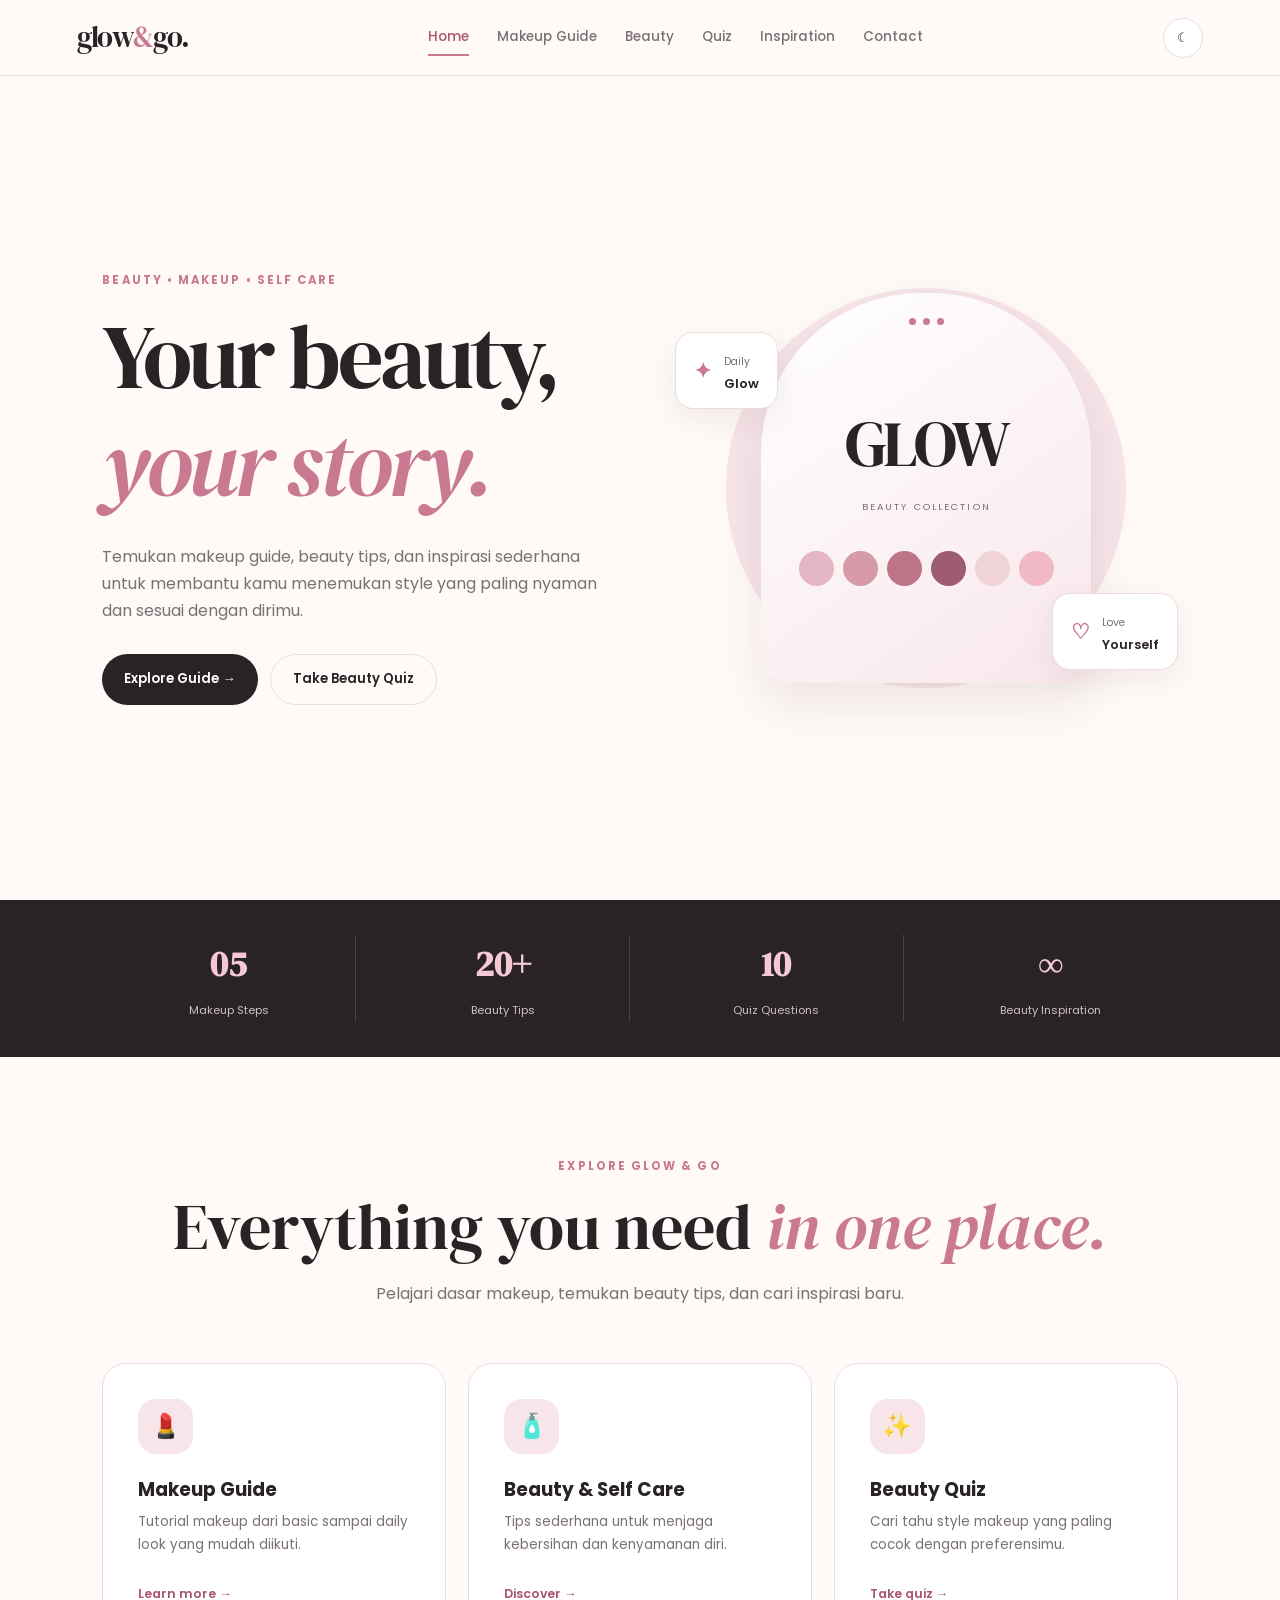
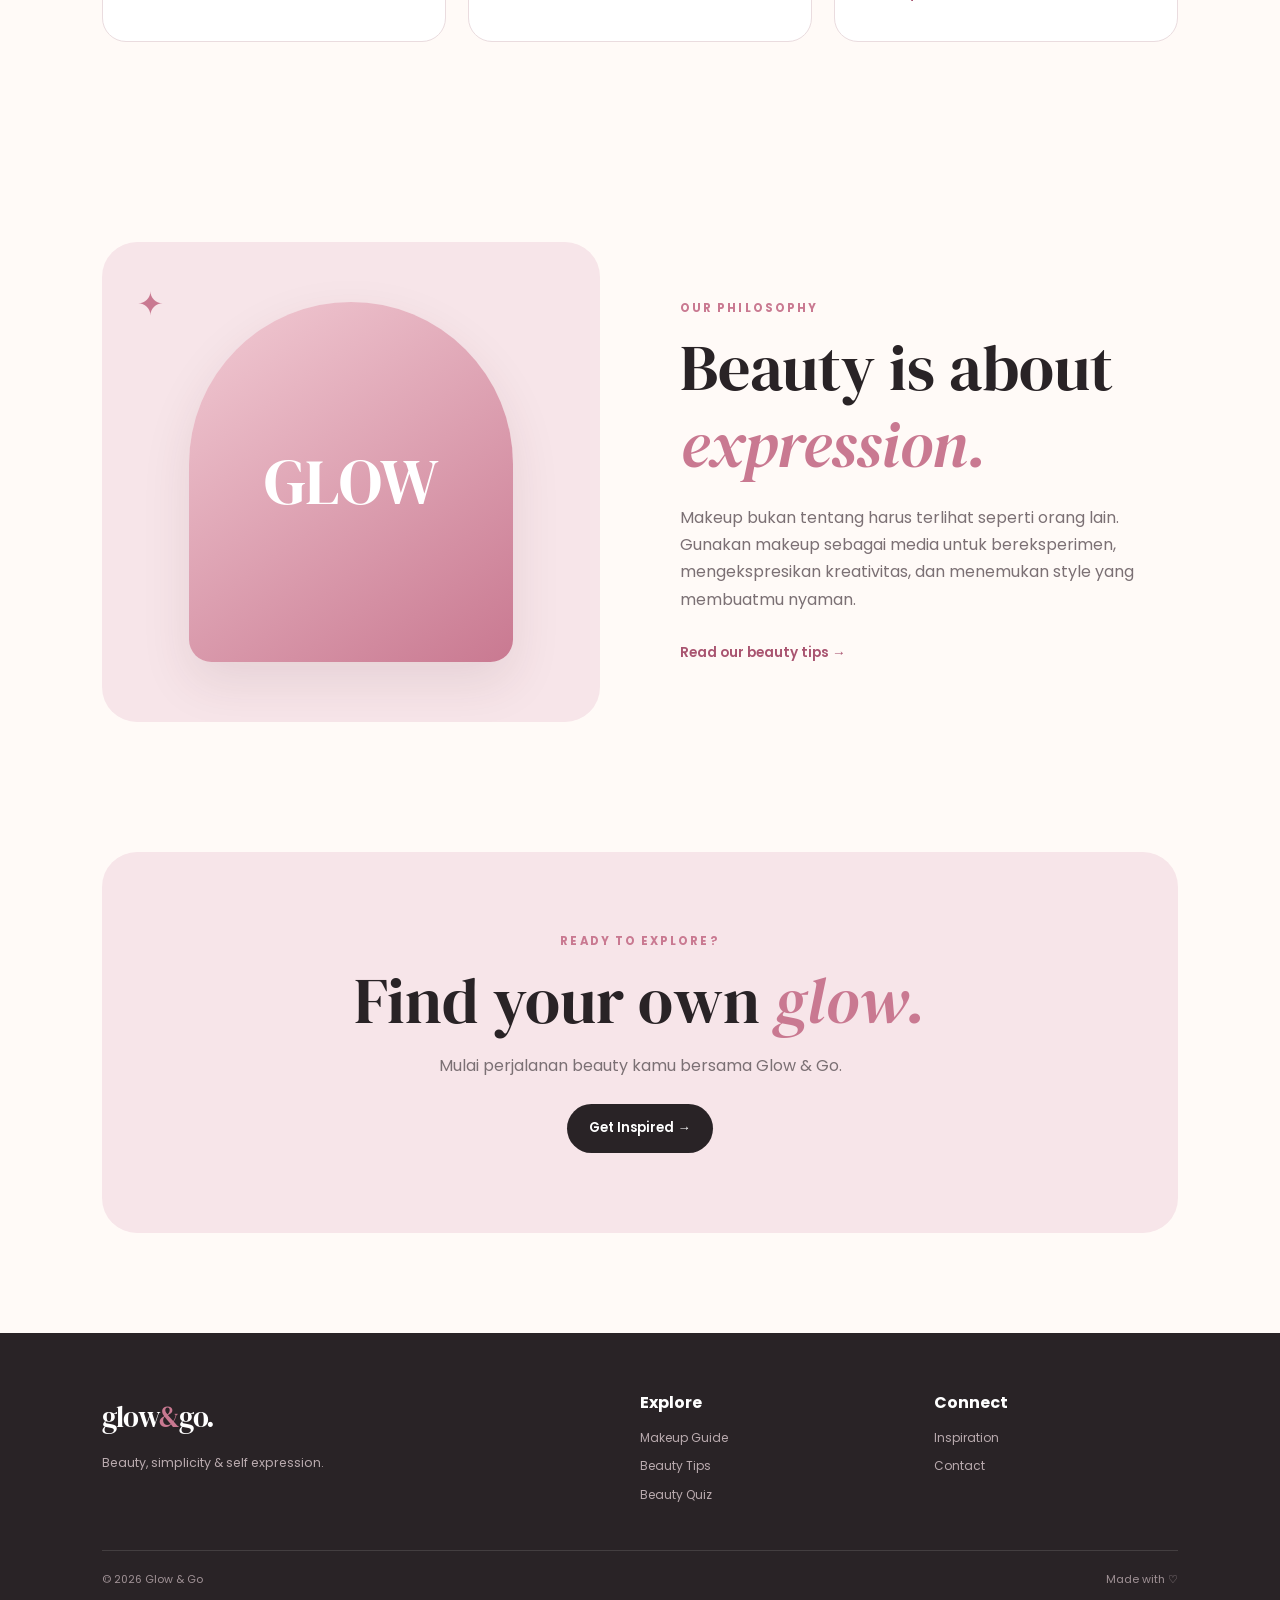
<file: index.html>
<!DOCTYPE html>
<html lang="id">
<head>
    <meta charset="UTF-8">
    <meta name="viewport" content="width=device-width, initial-scale=1.0">

    <title>Glow & Go | Beauty Studio</title>

    <link rel="preconnect" href="https://fonts.googleapis.com">
    <link rel="preconnect" href="https://fonts.gstatic.com" crossorigin>

    <link href="https://fonts.googleapis.com/css2?family=DM+Serif+Display&family=Poppins:wght@300;400;500;600;700&display=swap" rel="stylesheet">

    <link rel="stylesheet" href="css/style.css">
</head>

<body>

<!-- ================= NAVBAR ================= -->

<header class="navbar">

    <a href="index.html" class="logo">
        glow<span>&</span>go.
    </a>

    <nav class="nav-menu" id="navMenu">

        <a href="index.html" class="active">Home</a>
        <a href="guide.html">Makeup Guide</a>
        <a href="beauty.html">Beauty</a>
        <a href="quiz.html">Quiz</a>
        <a href="inspiration.html">Inspiration</a>
        <a href="contact.html">Contact</a>

    </nav>

    <div class="nav-actions">

        <button id="themeBtn" class="icon-btn">
            ☾
        </button>

        <button id="menuBtn" class="menu-btn">
            ☰
        </button>

    </div>

</header>


<!-- ================= HERO ================= -->

<main>

<section class="hero">

    <div class="hero-content">

        <p class="eyebrow">
            BEAUTY • MAKEUP • SELF CARE
        </p>

        <h1>
            Your beauty,
            <em>your story.</em>
        </h1>

        <p class="hero-description">
            Temukan makeup guide, beauty tips, dan inspirasi
            sederhana untuk membantu kamu menemukan style
            yang paling nyaman dan sesuai dengan dirimu.
        </p>

        <div class="hero-buttons">

            <a href="guide.html" class="btn primary">
                Explore Guide →
            </a>

            <a href="quiz.html" class="btn secondary">
                Take Beauty Quiz
            </a>

        </div>

    </div>


    <div class="hero-visual">

        <div class="circle-bg"></div>

        <div class="beauty-display">

            <div class="display-top">
                <span></span>
                <span></span>
                <span></span>
            </div>

            <div class="display-title">
                GLOW
            </div>

            <div class="display-subtitle">
                BEAUTY COLLECTION
            </div>

            <div class="display-palette">

                <div></div>
                <div></div>
                <div></div>
                <div></div>
                <div></div>
                <div></div>

            </div>

        </div>


        <div class="floating-card floating-one">

            <strong>✦</strong>

            <div>
                <small>Daily</small>
                <p>Glow</p>
            </div>

        </div>


        <div class="floating-card floating-two">

            <strong>♡</strong>

            <div>
                <small>Love</small>
                <p>Yourself</p>
            </div>

        </div>

    </div>

</section>


<!-- ================= STATS ================= -->

<section class="stats">

    <div class="stat-item">
        <strong>05</strong>
        <span>Makeup Steps</span>
    </div>

    <div class="stat-item">
        <strong>20+</strong>
        <span>Beauty Tips</span>
    </div>

    <div class="stat-item">
        <strong>10</strong>
        <span>Quiz Questions</span>
    </div>

    <div class="stat-item">
        <strong>∞</strong>
        <span>Beauty Inspiration</span>
    </div>

</section>


<!-- ================= FEATURE ================= -->

<section class="section">

    <div class="section-heading center">

        <p class="eyebrow">
            EXPLORE GLOW & GO
        </p>

        <h2>
            Everything you need
            <em>in one place.</em>
        </h2>

        <p>
            Pelajari dasar makeup, temukan beauty tips,
            dan cari inspirasi baru.
        </p>

    </div>


    <div class="feature-grid">

        <a href="guide.html" class="feature-card">

            <span class="feature-icon">💄</span>

            <h3>Makeup Guide</h3>

            <p>
                Tutorial makeup dari basic sampai
                daily look yang mudah diikuti.
            </p>

            <span class="feature-link">
                Learn more →
            </span>

        </a>


        <a href="beauty.html" class="feature-card">

            <span class="feature-icon">🧴</span>

            <h3>Beauty & Self Care</h3>

            <p>
                Tips sederhana untuk menjaga
                kebersihan dan kenyamanan diri.
            </p>

            <span class="feature-link">
                Discover →
            </span>

        </a>


        <a href="quiz.html" class="feature-card">

            <span class="feature-icon">✨</span>

            <h3>Beauty Quiz</h3>

            <p>
                Cari tahu style makeup yang
                paling cocok dengan preferensimu.
            </p>

            <span class="feature-link">
                Take quiz →
            </span>

        </a>

    </div>

</section>


<!-- ================= ABOUT PREVIEW ================= -->

<section class="split-section">

    <div class="split-image">

        <div class="image-decoration">
            ✦
        </div>

        <div class="image-box">
            GLOW
        </div>

    </div>


    <div class="split-content">

        <p class="eyebrow">
            OUR PHILOSOPHY
        </p>

        <h2>
            Beauty is about
            <em>expression.</em>
        </h2>

        <p>
            Makeup bukan tentang harus terlihat seperti orang lain.
            Gunakan makeup sebagai media untuk bereksperimen,
            mengekspresikan kreativitas, dan menemukan style
            yang membuatmu nyaman.
        </p>

        <a href="beauty.html" class="text-link">
            Read our beauty tips →
        </a>

    </div>

</section>


<!-- ================= CTA ================= -->

<section class="cta">

    <div>

        <p class="eyebrow">
            READY TO EXPLORE?
        </p>

        <h2>
            Find your own
            <em>glow.</em>
        </h2>

        <p>
            Mulai perjalanan beauty kamu bersama Glow & Go.
        </p>

        <a href="inspiration.html" class="btn primary">
            Get Inspired →
        </a>

    </div>

</section>

</main>


<!-- ================= FOOTER ================= -->

<footer>

    <div class="footer-main">

        <div>

            <div class="footer-logo">
                glow<span>&</span>go.
            </div>

            <p>
                Beauty, simplicity & self expression.
            </p>

        </div>


        <div class="footer-links">

            <h4>Explore</h4>

            <a href="guide.html">Makeup Guide</a>
            <a href="beauty.html">Beauty Tips</a>
            <a href="quiz.html">Beauty Quiz</a>

        </div>


        <div class="footer-links">

            <h4>Connect</h4>

            <a href="inspiration.html">Inspiration</a>
            <a href="contact.html">Contact</a>

        </div>

    </div>


    <div class="footer-bottom">

        <span>
            © 2026 Glow & Go
        </span>

        <span>
            Made with ♡
        </span>

    </div>

</footer>


<button id="topBtn" class="top-btn">
    ↑
</button>


<script src="js/script.js"></script>

</body>
</html>
</file>
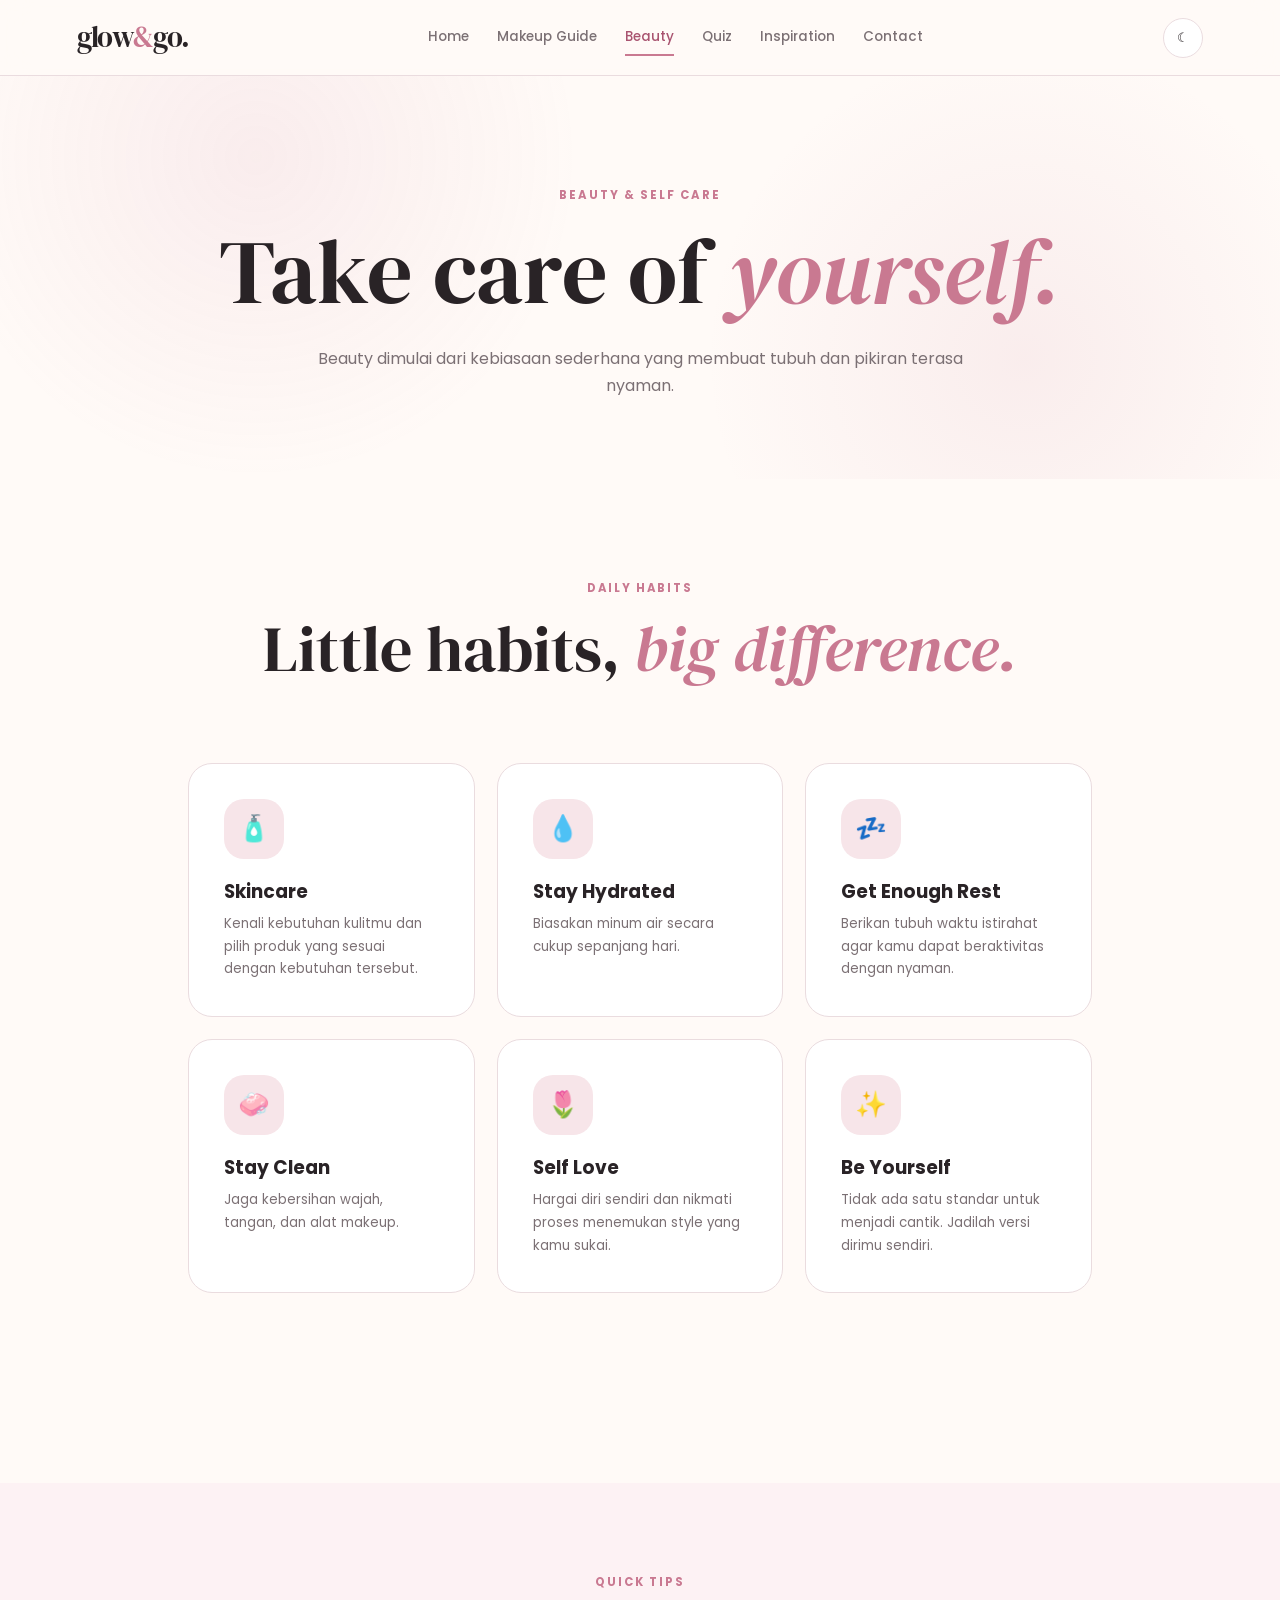
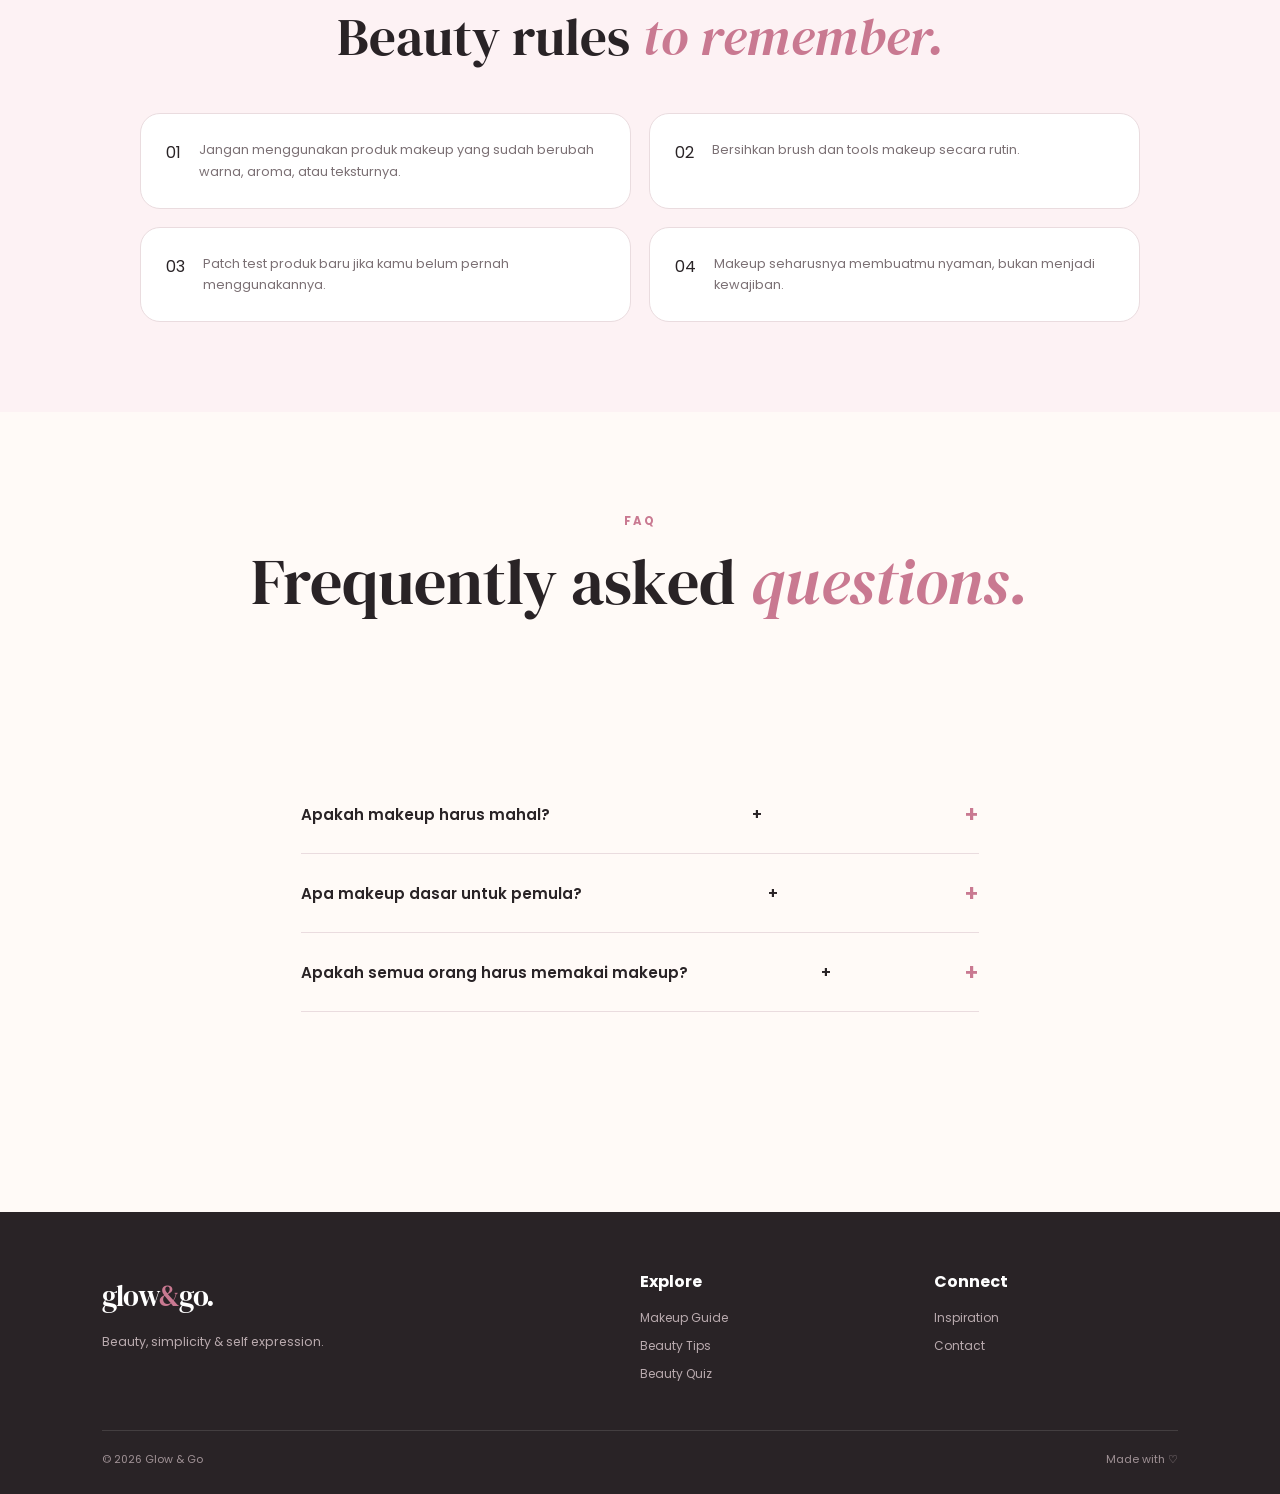
<file: beauty.html>
<!DOCTYPE html>
<html lang="id">
<head>

    <meta charset="UTF-8">

    <meta name="viewport"
          content="width=device-width, initial-scale=1.0">

    <title>Beauty & Self Care | Glow & Go</title>

    <link rel="preconnect"
          href="https://fonts.googleapis.com">

    <link rel="preconnect"
          href="https://fonts.gstatic.com"
          crossorigin>

    <link href="https://fonts.googleapis.com/css2?family=DM+Serif+Display&family=Poppins:wght@300;400;500;600;700&display=swap"
          rel="stylesheet">

    <link rel="stylesheet"
          href="css/style.css">

</head>


<body>


<header class="navbar">

    <a href="index.html" class="logo">
        glow<span>&</span>go.
    </a>


    <nav class="nav-menu" id="navMenu">

        <a href="index.html">
            Home
        </a>

        <a href="guide.html">
            Makeup Guide
        </a>

        <a href="beauty.html" class="active">
            Beauty
        </a>

        <a href="quiz.html">
            Quiz
        </a>

        <a href="inspiration.html">
            Inspiration
        </a>

        <a href="contact.html">
            Contact
        </a>

    </nav>


    <div class="nav-actions">

        <button id="themeBtn"
                class="icon-btn">
            ☾
        </button>

        <button id="menuBtn"
                class="menu-btn">
            ☰
        </button>

    </div>

</header>


<main>


<!-- HERO -->

<section class="page-hero">

    <p class="eyebrow">
        BEAUTY & SELF CARE
    </p>

    <h1>
        Take care of
        <em>yourself.</em>
    </h1>

    <p>
        Beauty dimulai dari kebiasaan sederhana
        yang membuat tubuh dan pikiran terasa nyaman.
    </p>

</section>


<!-- BEAUTY CARDS -->

<section class="section">

    <div class="section-heading center">

        <p class="eyebrow">
            DAILY HABITS
        </p>

        <h2>
            Little habits,
            <em>big difference.</em>
        </h2>

    </div>


    <div class="beauty-grid">


        <article class="beauty-card">

            <div class="beauty-icon">
                🧴
            </div>

            <h3>
                Skincare
            </h3>

            <p>
                Kenali kebutuhan kulitmu dan pilih
                produk yang sesuai dengan kebutuhan tersebut.
            </p>

        </article>


        <article class="beauty-card">

            <div class="beauty-icon">
                💧
            </div>

            <h3>
                Stay Hydrated
            </h3>

            <p>
                Biasakan minum air secara cukup
                sepanjang hari.
            </p>

        </article>


        <article class="beauty-card">

            <div class="beauty-icon">
                💤
            </div>

            <h3>
                Get Enough Rest
            </h3>

            <p>
                Berikan tubuh waktu istirahat agar
                kamu dapat beraktivitas dengan nyaman.
            </p>

        </article>


        <article class="beauty-card">

            <div class="beauty-icon">
                🧼
            </div>

            <h3>
                Stay Clean
            </h3>

            <p>
                Jaga kebersihan wajah, tangan,
                dan alat makeup.
            </p>

        </article>


        <article class="beauty-card">

            <div class="beauty-icon">
                🌷
            </div>

            <h3>
                Self Love
            </h3>

            <p>
                Hargai diri sendiri dan nikmati
                proses menemukan style yang kamu sukai.
            </p>

        </article>


        <article class="beauty-card">

            <div class="beauty-icon">
                ✨
            </div>

            <h3>
                Be Yourself
            </h3>

            <p>
                Tidak ada satu standar untuk menjadi
                cantik. Jadilah versi dirimu sendiri.
            </p>

        </article>


    </div>

</section>


<!-- TIPS -->

<section class="tips-section">


    <div class="tips-header">

        <p class="eyebrow">
            QUICK TIPS
        </p>

        <h2>
            Beauty rules
            <em>to remember.</em>
        </h2>

    </div>


    <div class="quick-tips">


        <div class="quick-tip">

            <span>
                01
            </span>

            <p>
                Jangan menggunakan produk makeup
                yang sudah berubah warna, aroma,
                atau teksturnya.
            </p>

        </div>


        <div class="quick-tip">

            <span>
                02
            </span>

            <p>
                Bersihkan brush dan tools makeup
                secara rutin.
            </p>

        </div>


        <div class="quick-tip">

            <span>
                03
            </span>

            <p>
                Patch test produk baru jika kamu
                belum pernah menggunakannya.
            </p>

        </div>


        <div class="quick-tip">

            <span>
                04
            </span>

            <p>
                Makeup seharusnya membuatmu
                nyaman, bukan menjadi kewajiban.
            </p>

        </div>


    </div>


</section>


<!-- FAQ -->

<section class="section">


    <div class="section-heading center">

        <p class="eyebrow">
            FAQ
        </p>

        <h2>
            Frequently asked
            <em>questions.</em>
        </h2>

    </div>


    <div class="faq">


        <div class="faq-item">

            <button class="faq-question">

                <span>
                    Apakah makeup harus mahal?
                </span>

                <span>
                    +
                </span>

            </button>

            <div class="faq-answer">

                <p>
                    Tidak. Yang paling penting adalah
                    memilih produk yang sesuai kebutuhan
                    dan menggunakannya dengan nyaman.
                </p>

            </div>

        </div>


        <div class="faq-item">

            <button class="faq-question">

                <span>
                    Apa makeup dasar untuk pemula?
                </span>

                <span>
                    +
                </span>

            </button>

            <div class="faq-answer">

                <p>
                    Kamu bisa mulai dari produk dasar
                    seperti base makeup, blush,
                    lip product, dan produk alis.
                </p>

            </div>

        </div>


        <div class="faq-item">

            <button class="faq-question">

                <span>
                    Apakah semua orang harus memakai makeup?
                </span>

                <span>
                    +
                </span>

            </button>

            <div class="faq-answer">

                <p>
                    Tidak. Makeup adalah pilihan pribadi
                    dan salah satu bentuk ekspresi diri.
                </p>

            </div>

        </div>


    </div>

</section>


</main>


<footer>

    <div class="footer-main">

        <div>

            <div class="footer-logo">
                glow<span>&</span>go.
            </div>

            <p>
                Beauty, simplicity & self expression.
            </p>

        </div>


        <div class="footer-links">

            <h4>
                Explore
            </h4>

            <a href="guide.html">
                Makeup Guide
            </a>

            <a href="beauty.html">
                Beauty Tips
            </a>

            <a href="quiz.html">
                Beauty Quiz
            </a>

        </div>


        <div class="footer-links">

            <h4>
                Connect
            </h4>

            <a href="inspiration.html">
                Inspiration
            </a>

            <a href="contact.html">
                Contact
            </a>

        </div>

    </div>


    <div class="footer-bottom">

        <span>
            © 2026 Glow & Go
        </span>

        <span>
            Made with ♡
        </span>

    </div>

</footer>


<button id="topBtn"
        class="top-btn">
    ↑
</button>


<script src="js/script.js"></script>

</body>
</html>
</file>
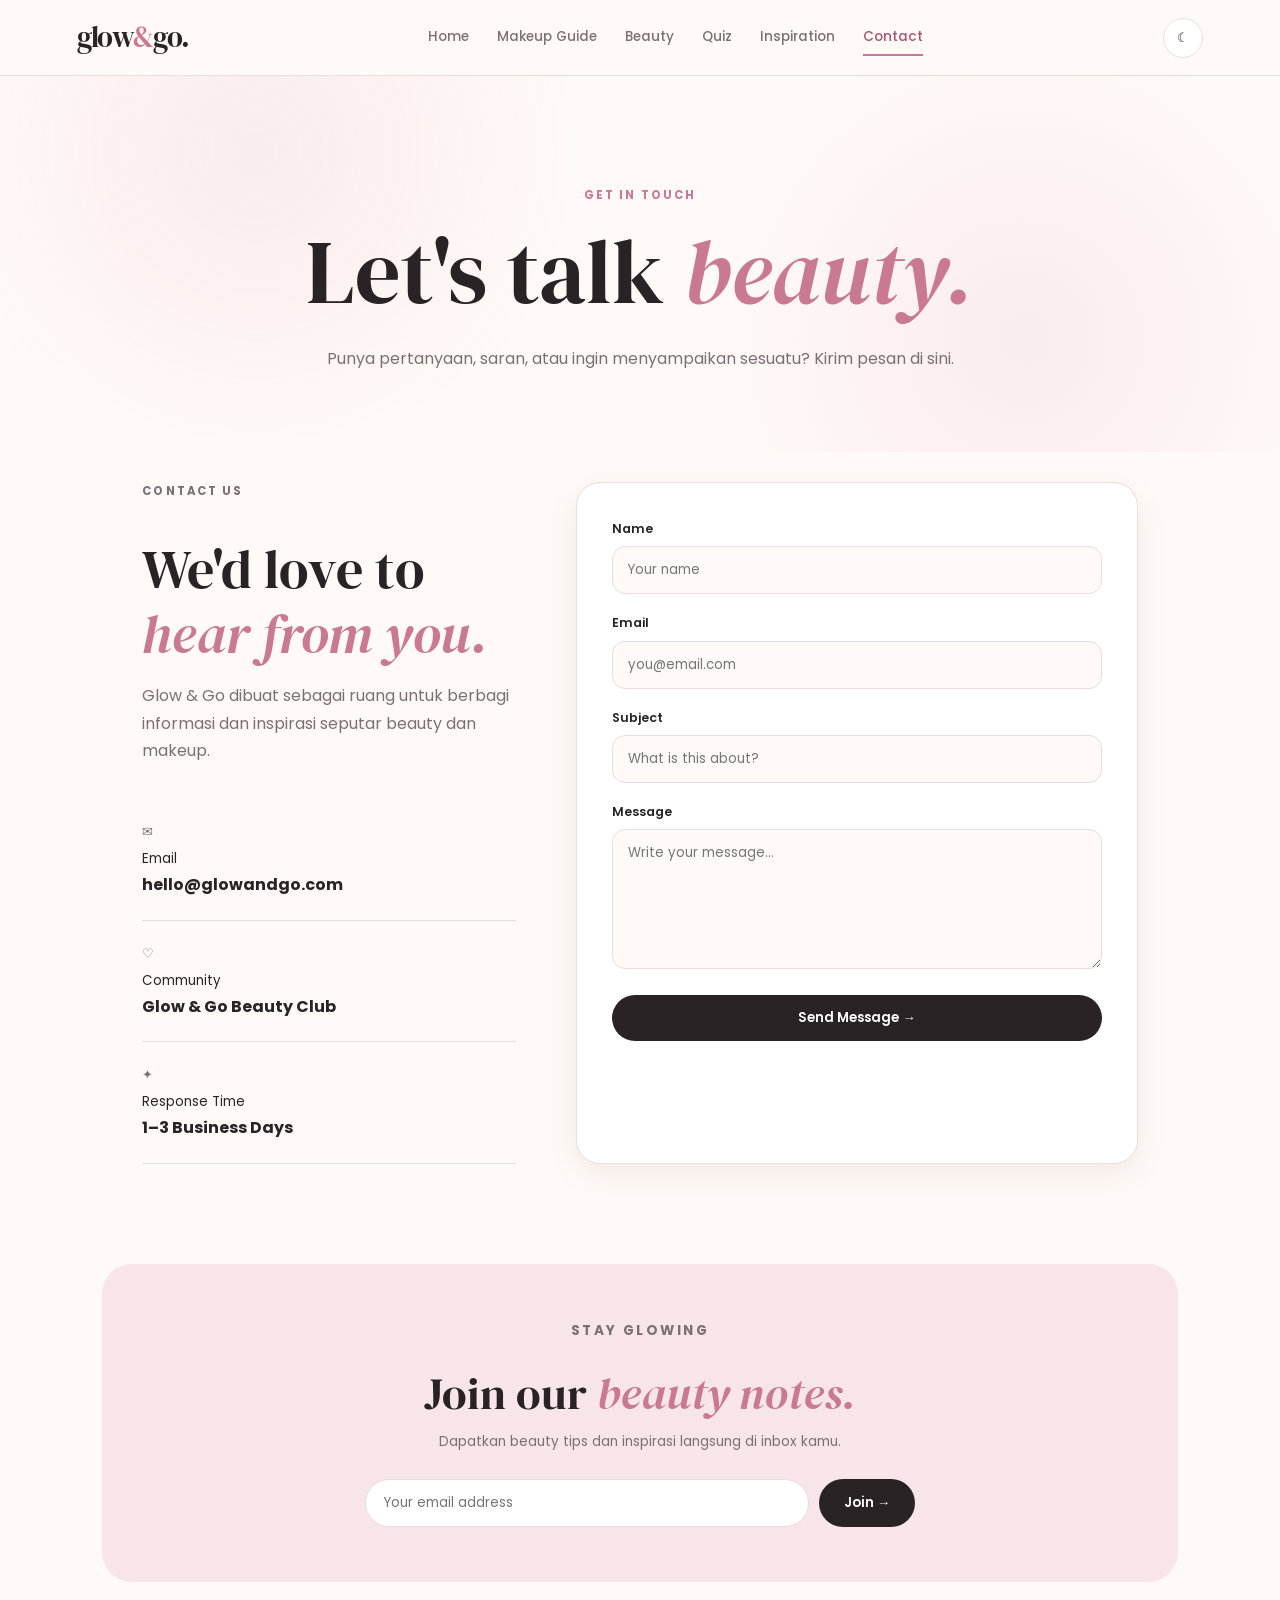
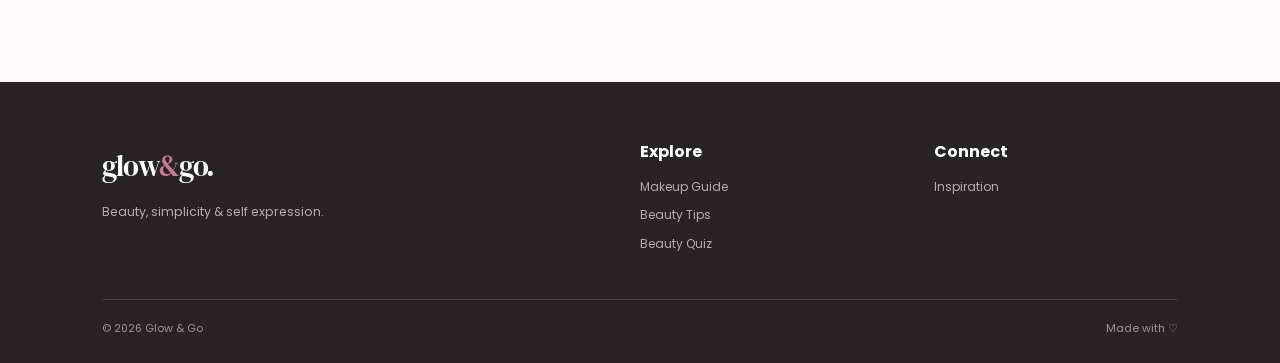
<file: contact.html>
<!DOCTYPE html>
<html lang="id">
<head>

    <meta charset="UTF-8">

    <meta name="viewport"
          content="width=device-width, initial-scale=1.0">

    <title>Contact | Glow & Go</title>

    <link rel="preconnect"
          href="https://fonts.googleapis.com">

    <link rel="preconnect"
          href="https://fonts.gstatic.com"
          crossorigin>

    <link href="https://fonts.googleapis.com/css2?family=DM+Serif+Display&family=Poppins:wght@300;400;500;600;700&display=swap"
          rel="stylesheet">

    <link rel="stylesheet"
          href="css/style.css">

</head>


<body>


<header class="navbar">

    <a href="index.html" class="logo">
        glow<span>&</span>go.
    </a>


    <nav class="nav-menu" id="navMenu">

        <a href="index.html">
            Home
        </a>

        <a href="guide.html">
            Makeup Guide
        </a>

        <a href="beauty.html">
            Beauty
        </a>

        <a href="quiz.html">
            Quiz
        </a>

        <a href="inspiration.html">
            Inspiration
        </a>

        <a href="contact.html" class="active">
            Contact
        </a>

    </nav>


    <div class="nav-actions">

        <button id="themeBtn"
                class="icon-btn">
            ☾
        </button>

        <button id="menuBtn"
                class="menu-btn">
            ☰
        </button>

    </div>

</header>


<main>


<section class="page-hero">

    <p class="eyebrow">
        GET IN TOUCH
    </p>

    <h1>
        Let's talk
        <em>beauty.</em>
    </h1>

    <p>
        Punya pertanyaan, saran, atau ingin
        menyampaikan sesuatu? Kirim pesan di sini.
    </p>

</section>


<section class="contact-section">


<div class="contact-info">

    <p class="eyebrow">
        CONTACT US
    </p>

    <h2>
        We'd love to
        <em>hear from you.</em>
    </h2>

    <p>
        Glow & Go dibuat sebagai ruang untuk
        berbagi informasi dan inspirasi seputar
        beauty dan makeup.
    </p>


    <div class="contact-item">

        <span>
            ✉
        </span>

        <div>

            <small>
                Email
            </small>

            <strong>
                hello@glowandgo.com
            </strong>

        </div>

    </div>


    <div class="contact-item">

        <span>
            ♡
        </span>

        <div>

            <small>
                Community
            </small>

            <strong>
                Glow & Go Beauty Club
            </strong>

        </div>

    </div>


    <div class="contact-item">

        <span>
            ✦
        </span>

        <div>

            <small>
                Response Time
            </small>

            <strong>
                1–3 Business Days
            </strong>

        </div>

    </div>

</div>


<form id="contactForm"
      class="contact-form">


    <div class="input-group">

        <label for="name">
            Name
        </label>

        <input
            type="text"
            id="name"
            placeholder="Your name"
            required>

    </div>


    <div class="input-group">

        <label for="email">
            Email
        </label>

        <input
            type="email"
            id="email"
            placeholder="you@email.com"
            required>

    </div>


    <div class="input-group">

        <label for="subject">
            Subject
        </label>

        <input
            type="text"
            id="subject"
            placeholder="What is this about?"
            required>

    </div>


    <div class="input-group">

        <label for="message">
            Message
        </label>

        <textarea
            id="message"
            placeholder="Write your message..."
            required></textarea>

    </div>


    <button
        type="submit"
        class="btn primary">

        Send Message →

    </button>


</form>


</section>


<!-- NEWSLETTER -->

<section class="newsletter">

    <div>

        <p class="eyebrow">
            STAY GLOWING
        </p>

        <h2>
            Join our
            <em>beauty notes.</em>
        </h2>

        <p>
            Dapatkan beauty tips dan inspirasi
            langsung di inbox kamu.
        </p>

    </div>


    <form id="newsletterForm">

        <input
            type="email"
            placeholder="Your email address"
            required>

        <button
            type="submit"
            class="btn primary">

            Join →

        </button>

    </form>

</section>


</main>


<footer>

    <div class="footer-main">

        <div>

            <div class="footer-logo">
                glow<span>&</span>go.
            </div>

            <p>
                Beauty, simplicity & self expression.
            </p>

        </div>


        <div class="footer-links">

            <h4>
                Explore
            </h4>

            <a href="guide.html">
                Makeup Guide
            </a>

            <a href="beauty.html">
                Beauty Tips
            </a>

            <a href="quiz.html">
                Beauty Quiz
            </a>

        </div>


        <div class="footer-links">

            <h4>
                Connect
            </h4>

            <a href="inspiration.html">
                Inspiration
            </a>

        </div>

    </div>


    <div class="footer-bottom">

        <span>
            © 2026 Glow & Go
        </span>

        <span>
            Made with ♡
        </span>

    </div>

</footer>


<button id="topBtn"
        class="top-btn">
    ↑
</button>


<script src="js/script.js"></script>

</body>
</html>
</file>
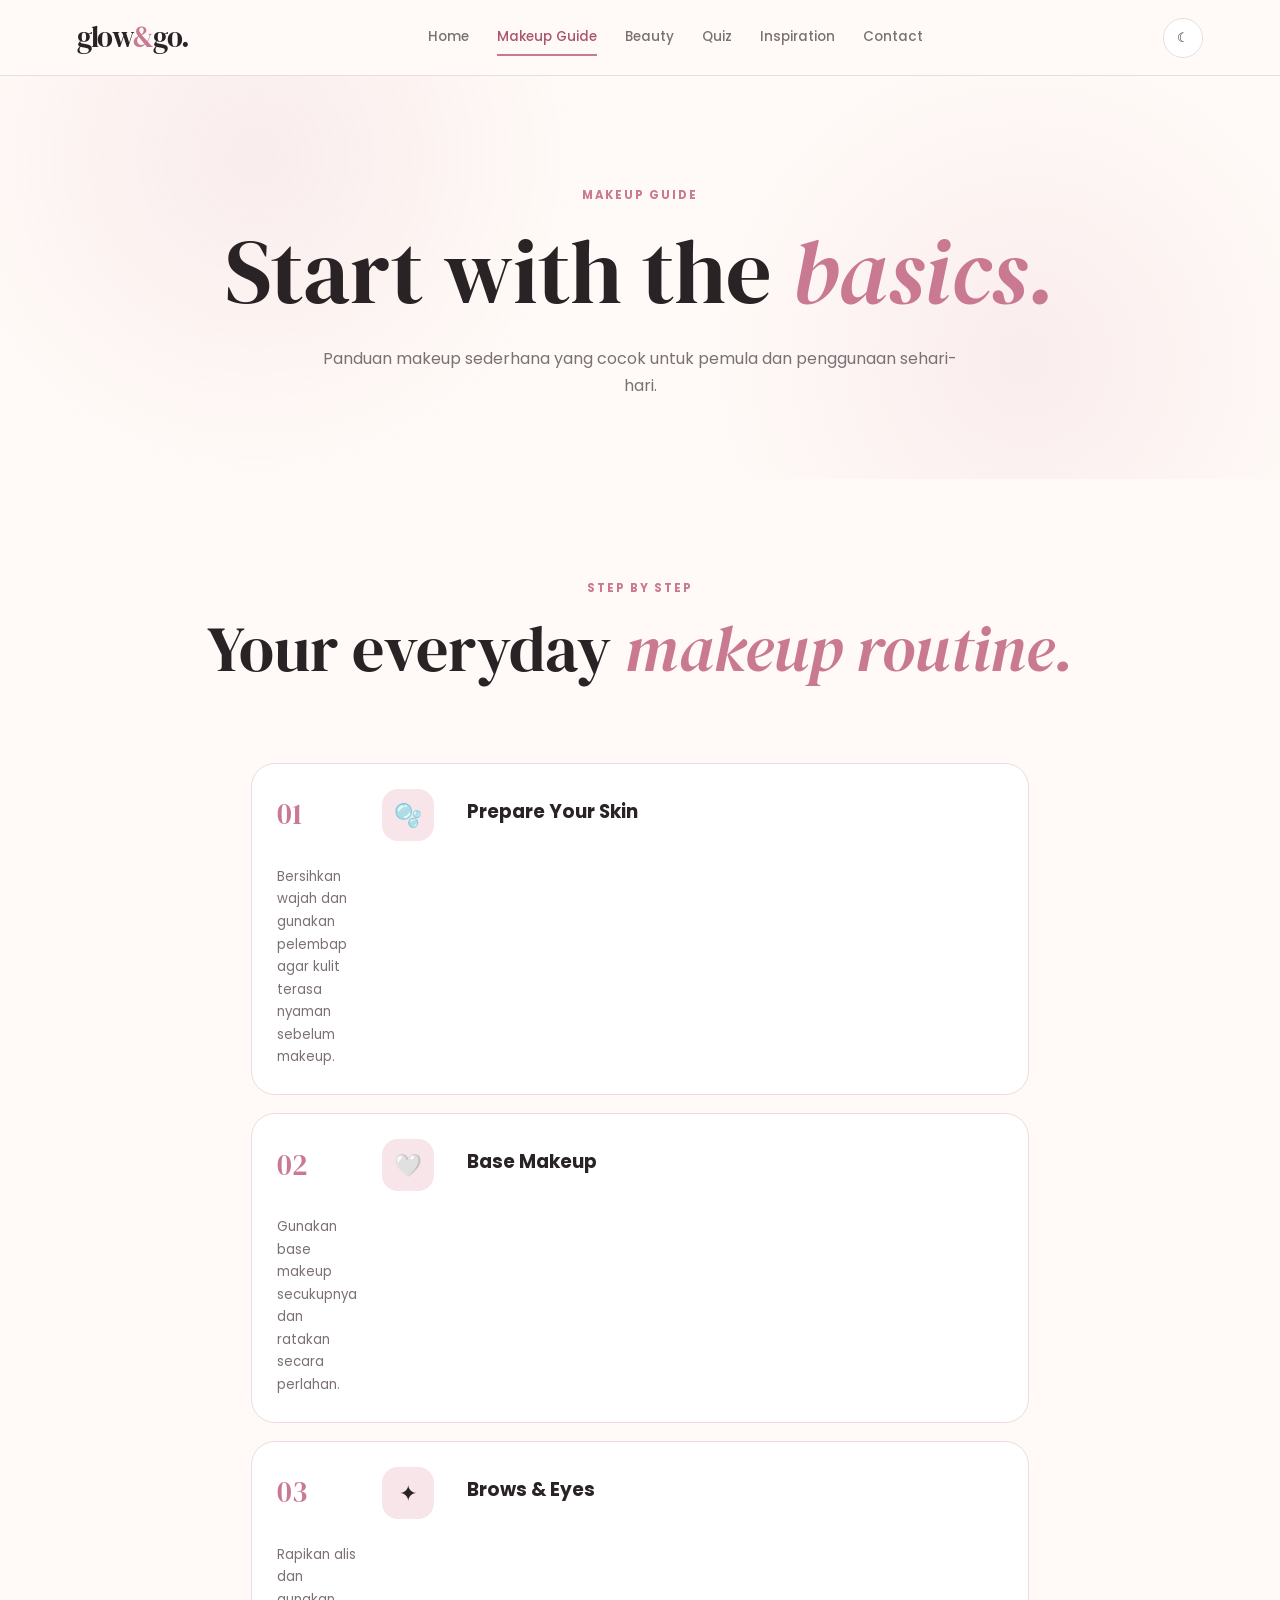
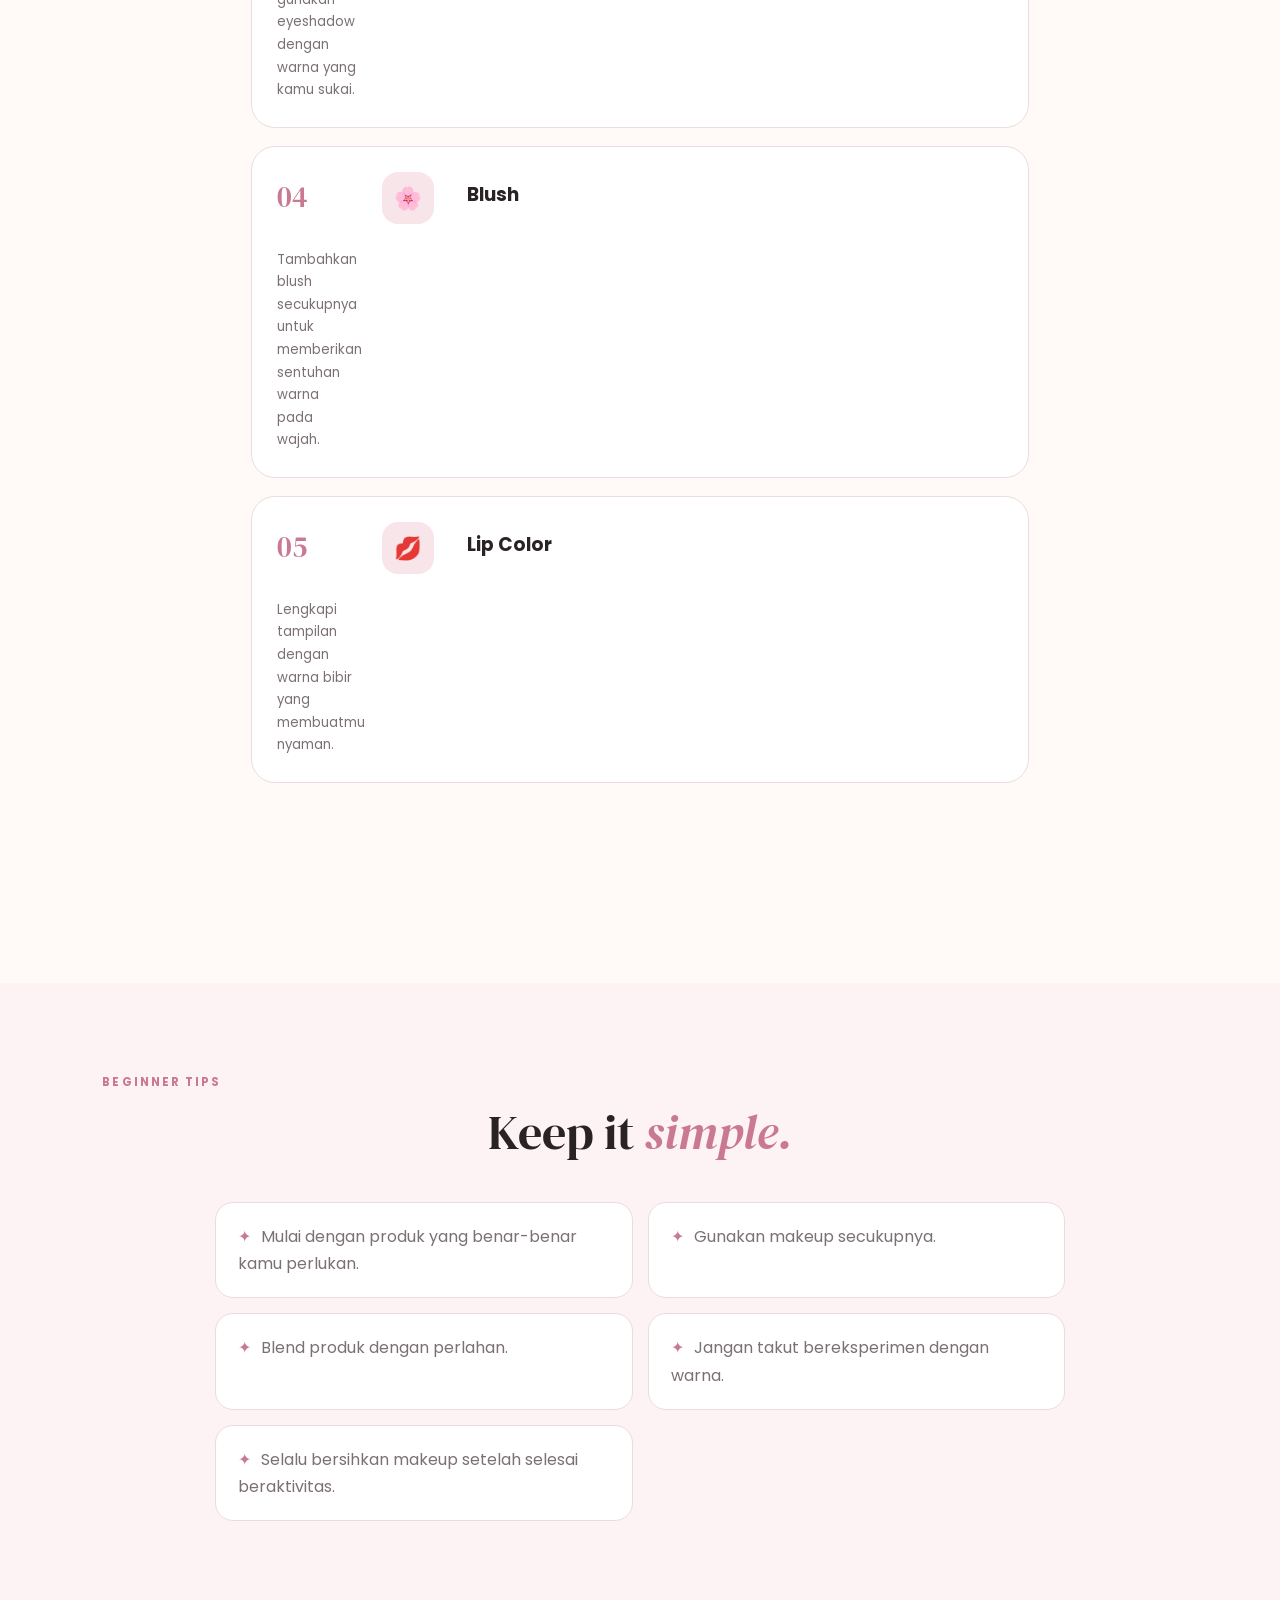
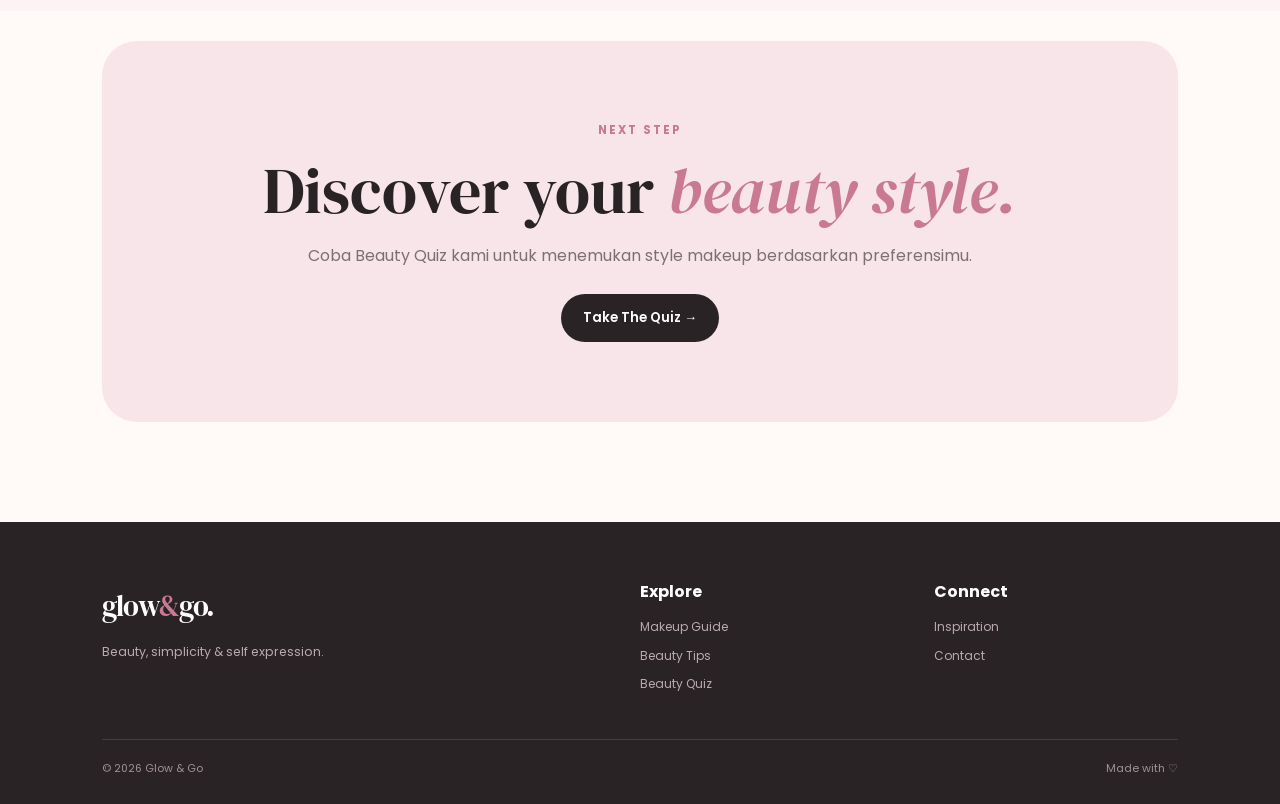
<file: guide.html>
<!DOCTYPE html>
<html lang="id">
<head>
    <meta charset="UTF-8">
    <meta name="viewport" content="width=device-width, initial-scale=1.0">

    <title>Makeup Guide | Glow & Go</title>

    <link rel="preconnect" href="https://fonts.googleapis.com">
    <link rel="preconnect" href="https://fonts.gstatic.com" crossorigin>

    <link href="https://fonts.googleapis.com/css2?family=DM+Serif+Display&family=Poppins:wght@300;400;500;600;700&display=swap" rel="stylesheet">

    <link rel="stylesheet" href="css/style.css">
</head>

<body>

<header class="navbar">

    <a href="index.html" class="logo">
        glow<span>&</span>go.
    </a>

    <nav class="nav-menu" id="navMenu">
        <a href="index.html">Home</a>
        <a href="guide.html" class="active">Makeup Guide</a>
        <a href="beauty.html">Beauty</a>
        <a href="quiz.html">Quiz</a>
        <a href="inspiration.html">Inspiration</a>
        <a href="contact.html">Contact</a>
    </nav>

    <div class="nav-actions">
        <button id="themeBtn" class="icon-btn">☾</button>
        <button id="menuBtn" class="menu-btn">☰</button>
    </div>

</header>


<main>

<section class="page-hero">

    <p class="eyebrow">MAKEUP GUIDE</p>

    <h1>
        Start with the
        <em>basics.</em>
    </h1>

    <p>
        Panduan makeup sederhana yang cocok
        untuk pemula dan penggunaan sehari-hari.
    </p>

</section>


<section class="section">

    <div class="section-heading center">

        <p class="eyebrow">STEP BY STEP</p>

        <h2>
            Your everyday
            <em>makeup routine.</em>
        </h2>

    </div>


    <div class="routine">

        <article class="routine-card">

            <div class="routine-number">01</div>

            <div class="routine-icon">🫧</div>

            <h3>Prepare Your Skin</h3>

            <p>
                Bersihkan wajah dan gunakan pelembap
                agar kulit terasa nyaman sebelum makeup.
            </p>

        </article>


        <article class="routine-card">

            <div class="routine-number">02</div>

            <div class="routine-icon">🤍</div>

            <h3>Base Makeup</h3>

            <p>
                Gunakan base makeup secukupnya dan
                ratakan secara perlahan.
            </p>

        </article>


        <article class="routine-card">

            <div class="routine-number">03</div>

            <div class="routine-icon">✦</div>

            <h3>Brows & Eyes</h3>

            <p>
                Rapikan alis dan gunakan eyeshadow
                dengan warna yang kamu sukai.
            </p>

        </article>


        <article class="routine-card">

            <div class="routine-number">04</div>

            <div class="routine-icon">🌸</div>

            <h3>Blush</h3>

            <p>
                Tambahkan blush secukupnya untuk
                memberikan sentuhan warna pada wajah.
            </p>

        </article>


        <article class="routine-card">

            <div class="routine-number">05</div>

            <div class="routine-icon">💋</div>

            <h3>Lip Color</h3>

            <p>
                Lengkapi tampilan dengan warna bibir
                yang membuatmu nyaman.
            </p>

        </article>

    </div>

</section>


<section class="guide-tips">

    <div>

        <p class="eyebrow">BEGINNER TIPS</p>

        <h2>
            Keep it
            <em>simple.</em>
        </h2>

    </div>

    <ul>

        <li>Mulai dengan produk yang benar-benar kamu perlukan.</li>
        <li>Gunakan makeup secukupnya.</li>
        <li>Blend produk dengan perlahan.</li>
        <li>Jangan takut bereksperimen dengan warna.</li>
        <li>Selalu bersihkan makeup setelah selesai beraktivitas.</li>

    </ul>

</section>


<section class="cta">

    <p class="eyebrow">NEXT STEP</p>

    <h2>
        Discover your
        <em>beauty style.</em>
    </h2>

    <p>
        Coba Beauty Quiz kami untuk menemukan
        style makeup berdasarkan preferensimu.
    </p>

    <a href="quiz.html" class="btn primary">
        Take The Quiz →
    </a>

</section>

</main>


<footer>

    <div class="footer-main">

        <div>
            <div class="footer-logo">
                glow<span>&</span>go.
            </div>

            <p>
                Beauty, simplicity & self expression.
            </p>
        </div>

        <div class="footer-links">
            <h4>Explore</h4>
            <a href="guide.html">Makeup Guide</a>
            <a href="beauty.html">Beauty Tips</a>
            <a href="quiz.html">Beauty Quiz</a>
        </div>

        <div class="footer-links">
            <h4>Connect</h4>
            <a href="inspiration.html">Inspiration</a>
            <a href="contact.html">Contact</a>
        </div>

    </div>

    <div class="footer-bottom">
        <span>© 2026 Glow & Go</span>
        <span>Made with ♡</span>
    </div>

</footer>


<button id="topBtn" class="top-btn">↑</button>

<script src="js/script.js"></script>

</body>
</html>
</file>
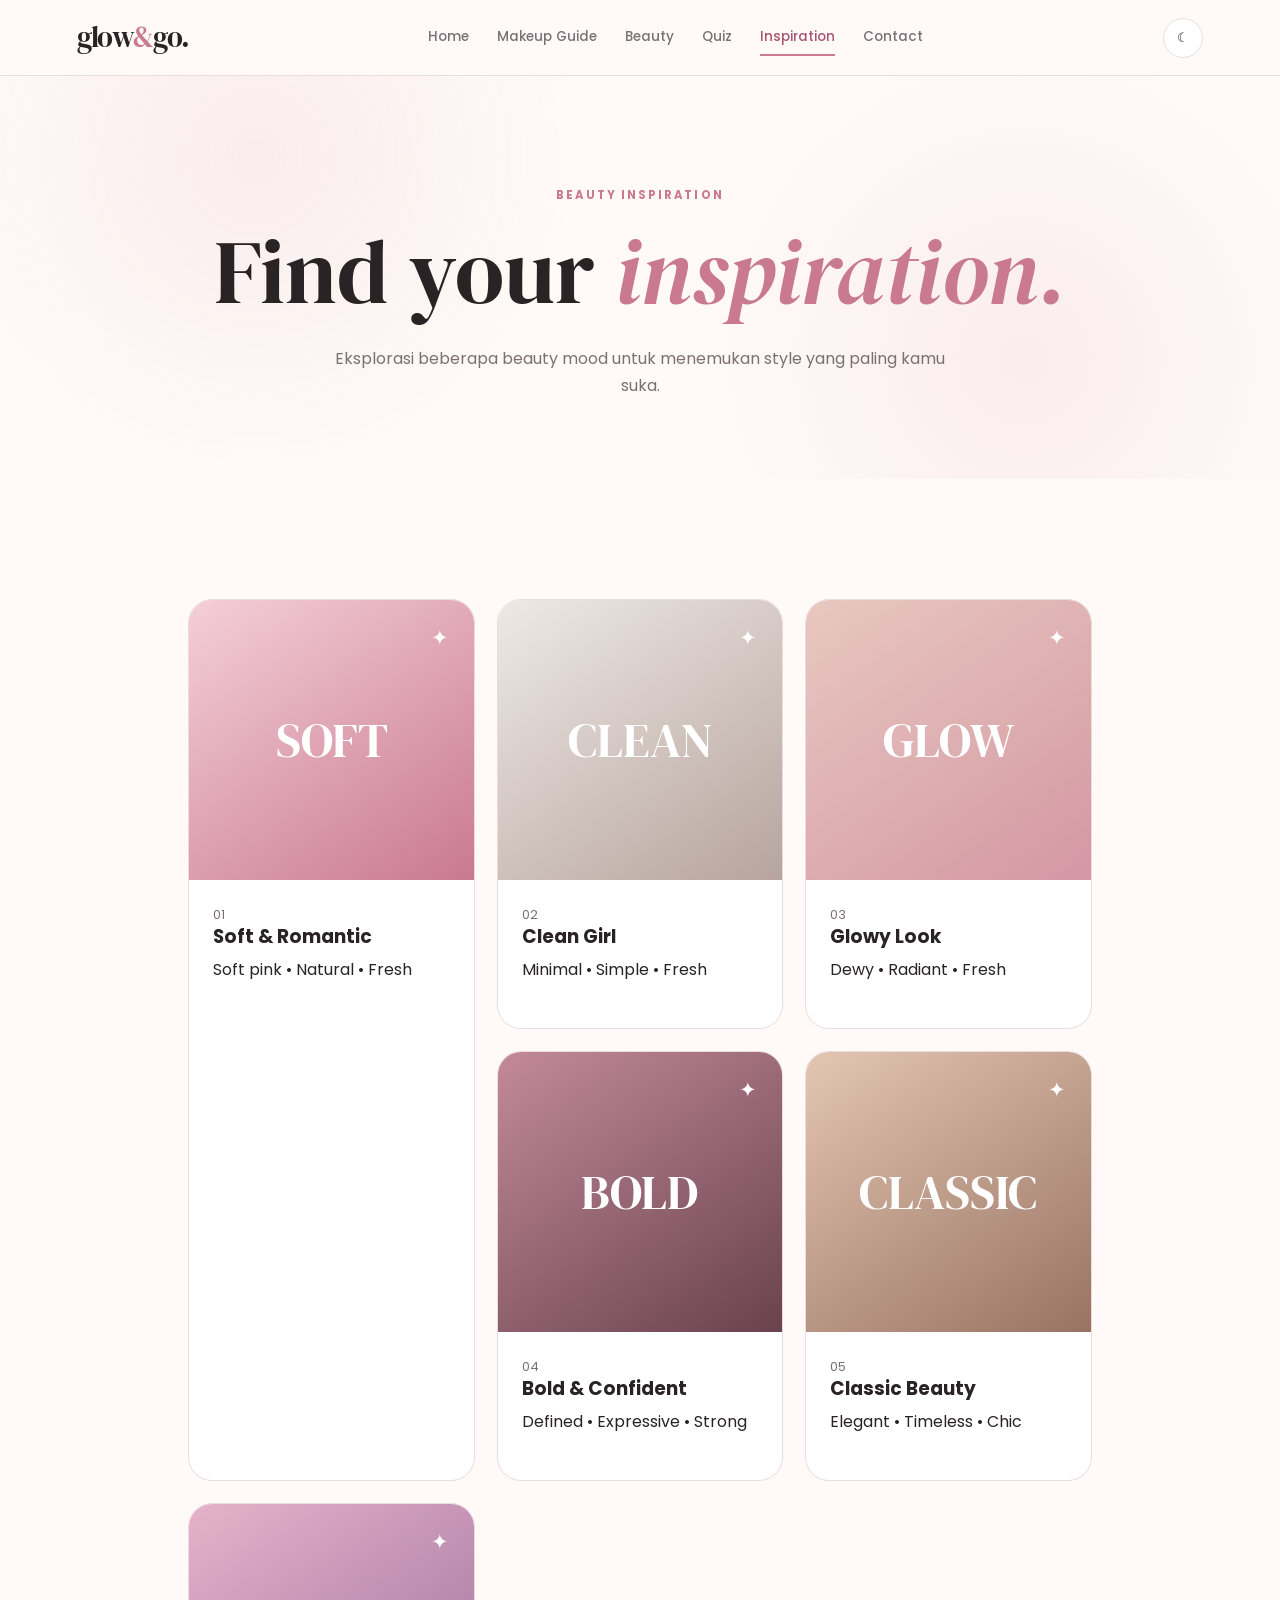
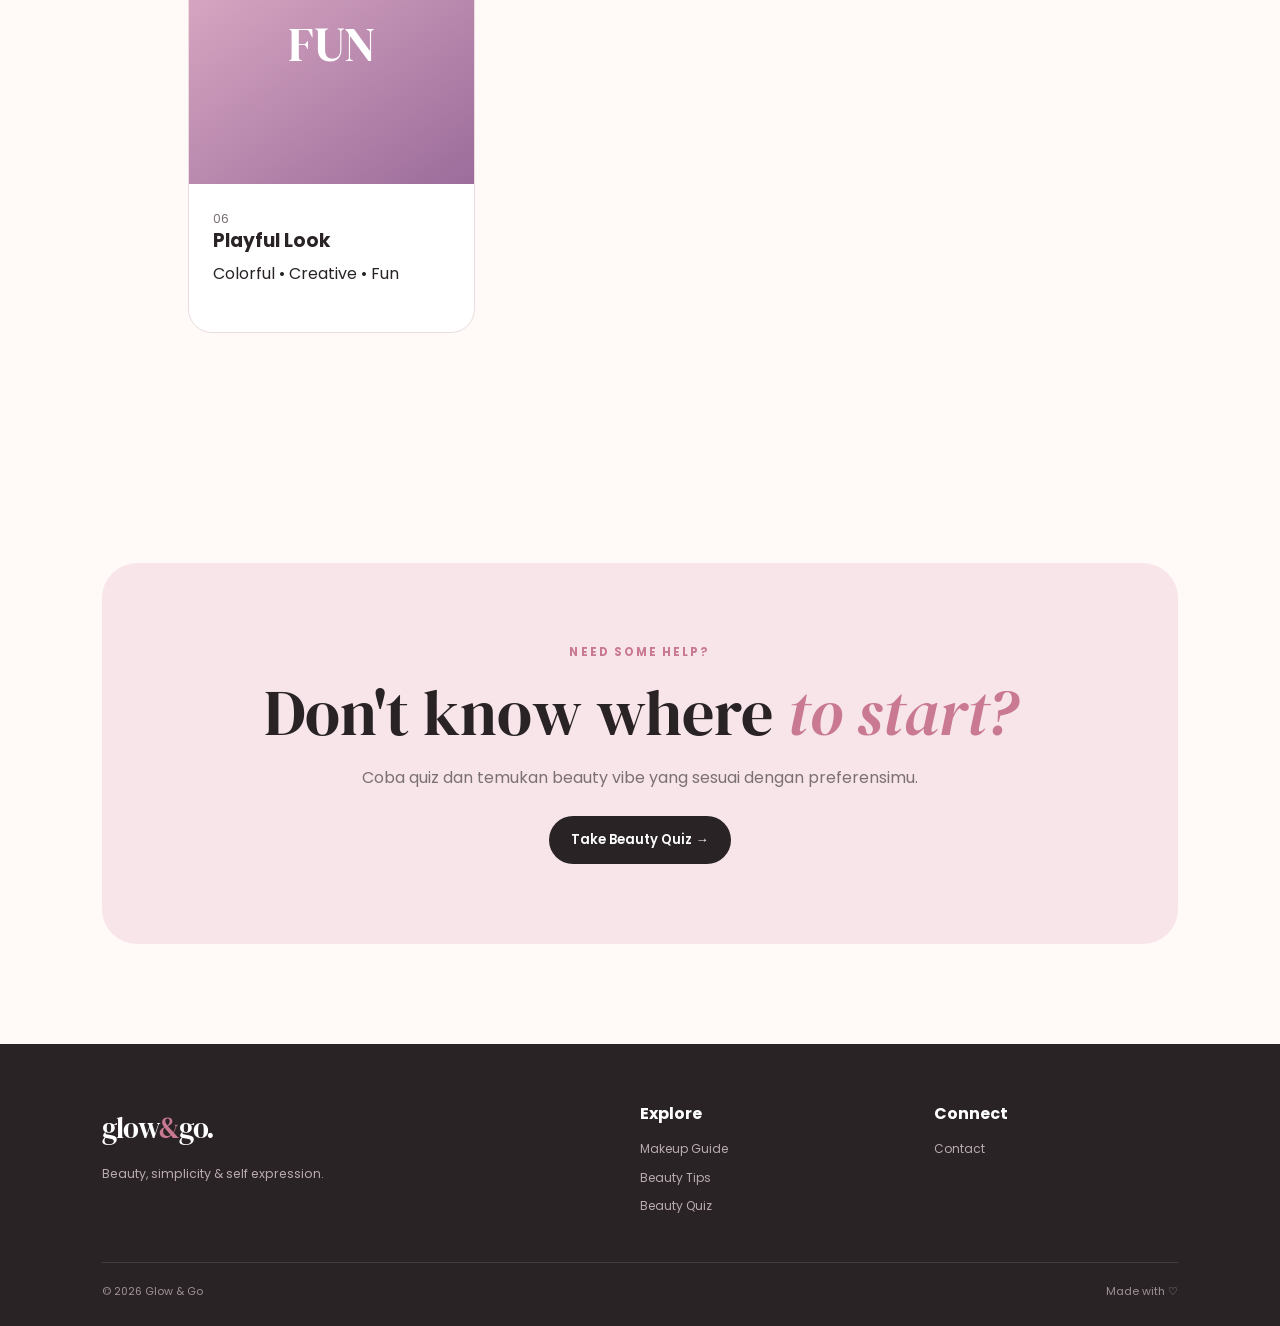
<file: inspiration.html>
<!DOCTYPE html>
<html lang="id">
<head>

    <meta charset="UTF-8">

    <meta name="viewport"
          content="width=device-width, initial-scale=1.0">

    <title>Inspiration | Glow & Go</title>

    <link rel="preconnect"
          href="https://fonts.googleapis.com">

    <link rel="preconnect"
          href="https://fonts.gstatic.com"
          crossorigin>

    <link href="https://fonts.googleapis.com/css2?family=DM+Serif+Display&family=Poppins:wght@300;400;500;600;700&display=swap"
          rel="stylesheet">

    <link rel="stylesheet"
          href="css/style.css">

</head>


<body>


<header class="navbar">

    <a href="index.html" class="logo">
        glow<span>&</span>go.
    </a>


    <nav class="nav-menu" id="navMenu">

        <a href="index.html">
            Home
        </a>

        <a href="guide.html">
            Makeup Guide
        </a>

        <a href="beauty.html">
            Beauty
        </a>

        <a href="quiz.html">
            Quiz
        </a>

        <a href="inspiration.html" class="active">
            Inspiration
        </a>

        <a href="contact.html">
            Contact
        </a>

    </nav>


    <div class="nav-actions">

        <button id="themeBtn"
                class="icon-btn">
            ☾
        </button>

        <button id="menuBtn"
                class="menu-btn">
            ☰
        </button>

    </div>

</header>


<main>


<section class="page-hero">

    <p class="eyebrow">
        BEAUTY INSPIRATION
    </p>

    <h1>
        Find your
        <em>inspiration.</em>
    </h1>

    <p>
        Eksplorasi beberapa beauty mood
        untuk menemukan style yang paling kamu suka.
    </p>

</section>


<section class="section">


<div class="inspiration-grid">


    <article class="inspiration-card tall">

        <div class="inspiration-art art-one">

            <span>
                SOFT
            </span>

        </div>

        <div class="inspiration-info">

            <p>
                01
            </p>

            <h3>
                Soft & Romantic
            </h3>

            <span>
                Soft pink • Natural • Fresh
            </span>

        </div>

    </article>


    <article class="inspiration-card">

        <div class="inspiration-art art-two">

            <span>
                CLEAN
            </span>

        </div>

        <div class="inspiration-info">

            <p>
                02
            </p>

            <h3>
                Clean Girl
            </h3>

            <span>
                Minimal • Simple • Fresh
            </span>

        </div>

    </article>


    <article class="inspiration-card">

        <div class="inspiration-art art-three">

            <span>
                GLOW
            </span>

        </div>

        <div class="inspiration-info">

            <p>
                03
            </p>

            <h3>
                Glowy Look
            </h3>

            <span>
                Dewy • Radiant • Fresh
            </span>

        </div>

    </article>


    <article class="inspiration-card">

        <div class="inspiration-art art-four">

            <span>
                BOLD
            </span>

        </div>

        <div class="inspiration-info">

            <p>
                04
            </p>

            <h3>
                Bold & Confident
            </h3>

            <span>
                Defined • Expressive • Strong
            </span>

        </div>

    </article>


    <article class="inspiration-card">

        <div class="inspiration-art art-five">

            <span>
                CLASSIC
            </span>

        </div>

        <div class="inspiration-info">

            <p>
                05
            </p>

            <h3>
                Classic Beauty
            </h3>

            <span>
                Elegant • Timeless • Chic
            </span>

        </div>

    </article>


    <article class="inspiration-card">

        <div class="inspiration-art art-six">

            <span>
                FUN
            </span>

        </div>

        <div class="inspiration-info">

            <p>
                06
            </p>

            <h3>
                Playful Look
            </h3>

            <span>
                Colorful • Creative • Fun
            </span>

        </div>

    </article>


</div>


</section>


<section class="cta">

    <p class="eyebrow">
        NEED SOME HELP?
    </p>

    <h2>
        Don't know where
        <em>to start?</em>
    </h2>

    <p>
        Coba quiz dan temukan beauty vibe
        yang sesuai dengan preferensimu.
    </p>

    <a href="quiz.html"
       class="btn primary">

        Take Beauty Quiz →

    </a>

</section>


</main>


<footer>

    <div class="footer-main">

        <div>

            <div class="footer-logo">
                glow<span>&</span>go.
            </div>

            <p>
                Beauty, simplicity & self expression.
            </p>

        </div>


        <div class="footer-links">

            <h4>
                Explore
            </h4>

            <a href="guide.html">
                Makeup Guide
            </a>

            <a href="beauty.html">
                Beauty Tips
            </a>

            <a href="quiz.html">
                Beauty Quiz
            </a>

        </div>


        <div class="footer-links">

            <h4>
                Connect
            </h4>

            <a href="contact.html">
                Contact
            </a>

        </div>

    </div>


    <div class="footer-bottom">

        <span>
            © 2026 Glow & Go
        </span>

        <span>
            Made with ♡
        </span>

    </div>

</footer>


<button id="topBtn"
        class="top-btn">
    ↑
</button>


<script src="js/script.js"></script>

</body>
</html>
</file>
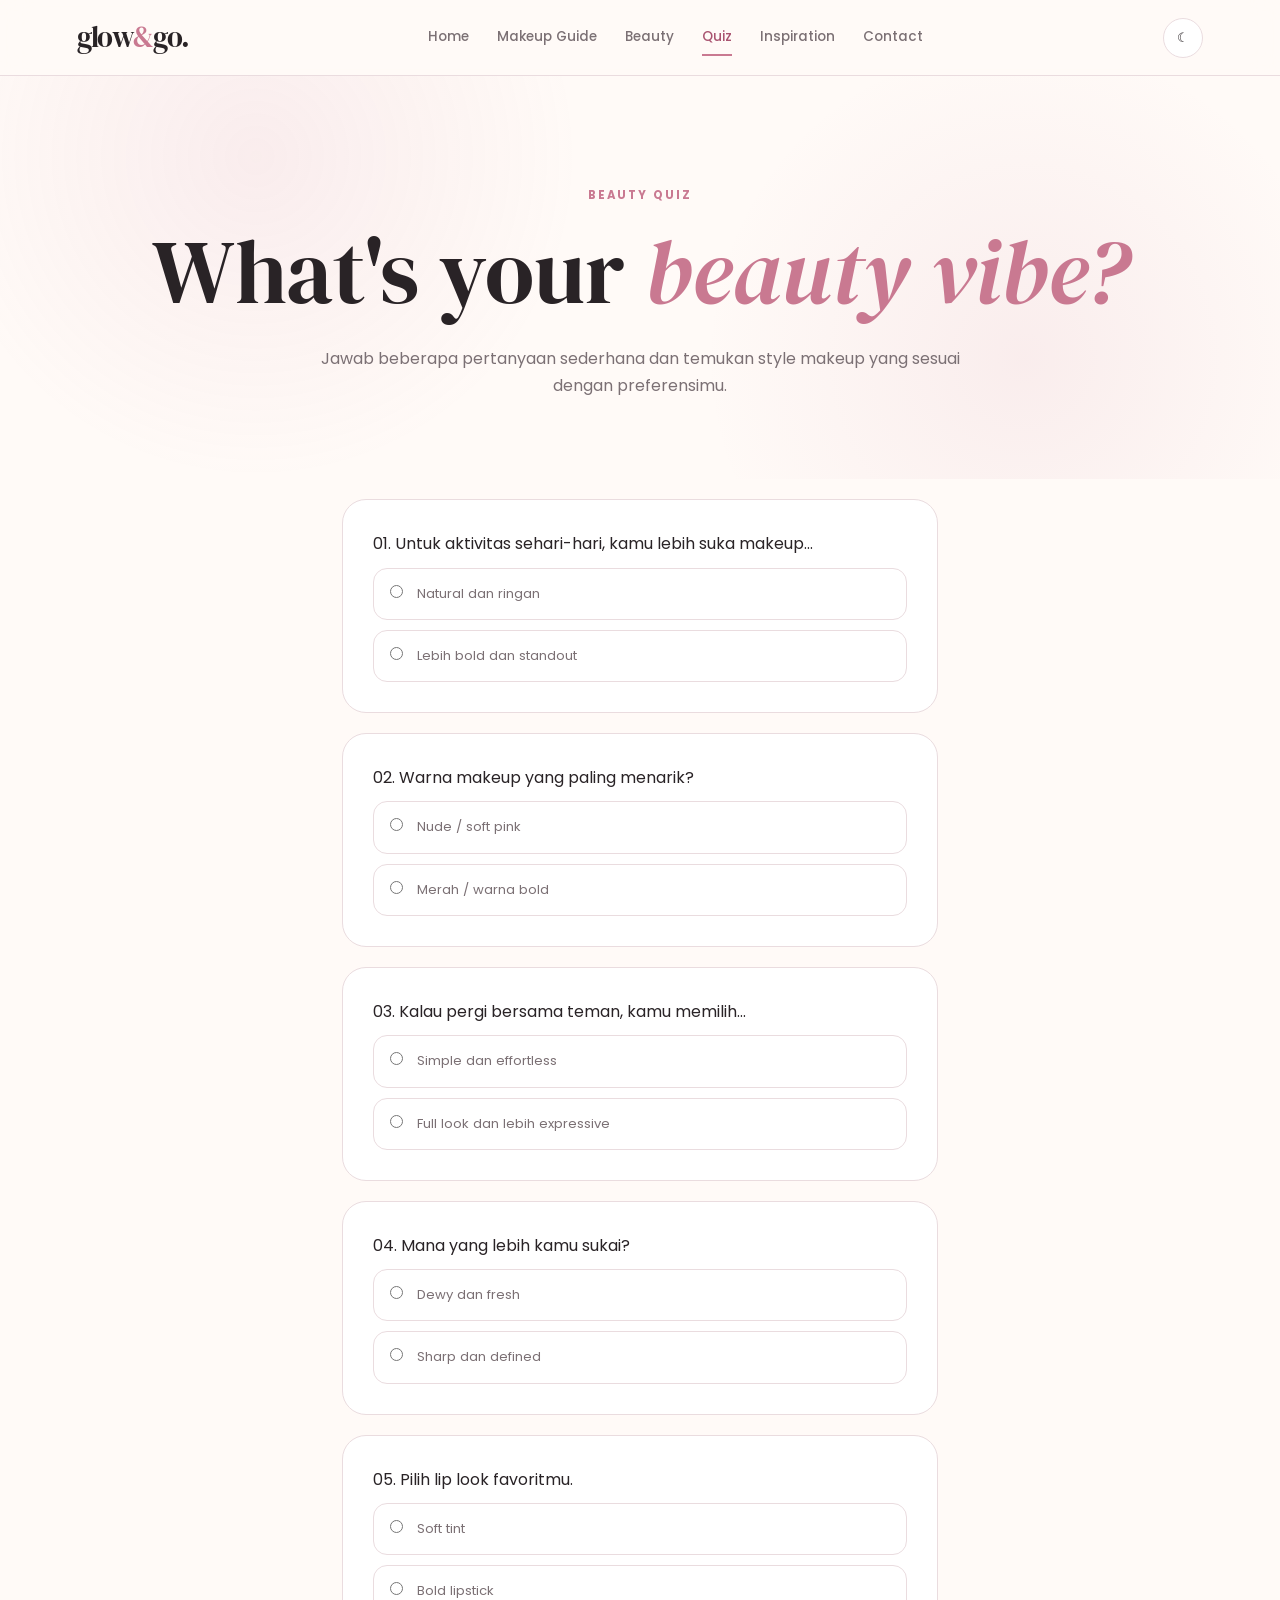
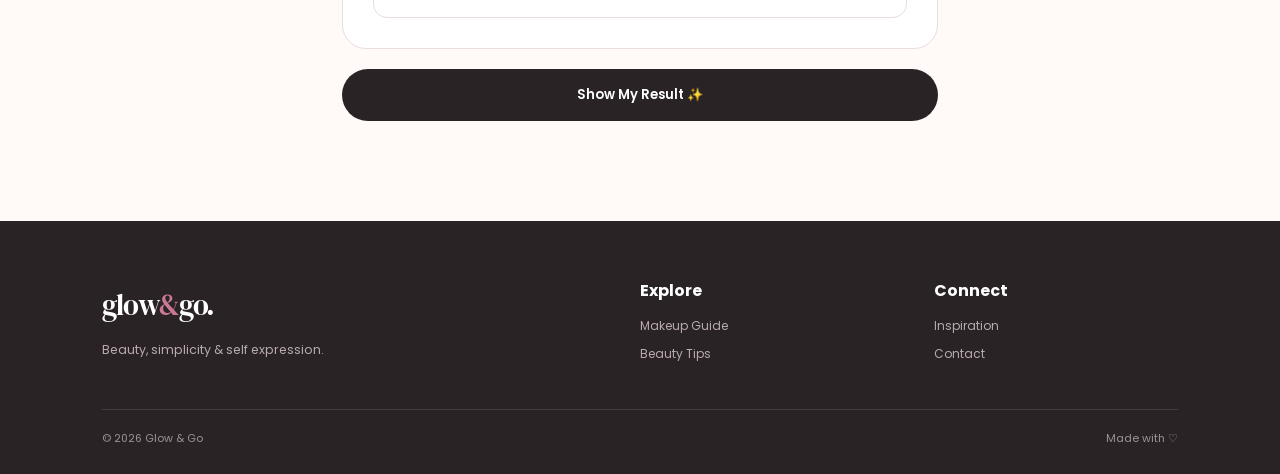
<file: quiz.html>
<!DOCTYPE html>
<html lang="id">
<head>

    <meta charset="UTF-8">

    <meta name="viewport"
          content="width=device-width, initial-scale=1.0">

    <title>Beauty Quiz | Glow & Go</title>

    <link rel="preconnect"
          href="https://fonts.googleapis.com">

    <link rel="preconnect"
          href="https://fonts.gstatic.com"
          crossorigin>

    <link href="https://fonts.googleapis.com/css2?family=DM+Serif+Display&family=Poppins:wght@300;400;500;600;700&display=swap"
          rel="stylesheet">

    <link rel="stylesheet"
          href="css/style.css">

</head>


<body>


<header class="navbar">

    <a href="index.html" class="logo">
        glow<span>&</span>go.
    </a>


    <nav class="nav-menu" id="navMenu">

        <a href="index.html">
            Home
        </a>

        <a href="guide.html">
            Makeup Guide
        </a>

        <a href="beauty.html">
            Beauty
        </a>

        <a href="quiz.html" class="active">
            Quiz
        </a>

        <a href="inspiration.html">
            Inspiration
        </a>

        <a href="contact.html">
            Contact
        </a>

    </nav>


    <div class="nav-actions">

        <button id="themeBtn"
                class="icon-btn">
            ☾
        </button>

        <button id="menuBtn"
                class="menu-btn">
            ☰
        </button>

    </div>

</header>


<main>


<section class="page-hero">

    <p class="eyebrow">
        BEAUTY QUIZ
    </p>

    <h1>
        What's your
        <em>beauty vibe?</em>
    </h1>

    <p>
        Jawab beberapa pertanyaan sederhana
        dan temukan style makeup yang sesuai dengan
        preferensimu.
    </p>

</section>


<section class="quiz-section">

<form id="beautyQuiz">


<!-- QUESTION 1 -->

<div class="question">

    <p>
        01. Untuk aktivitas sehari-hari,
        kamu lebih suka makeup...
    </p>

    <label>
        <input type="radio"
               name="q1"
               value="natural"
               required>

        Natural dan ringan
    </label>

    <label>
        <input type="radio"
               name="q1"
               value="glam">

        Lebih bold dan standout
    </label>

</div>


<!-- QUESTION 2 -->

<div class="question">

    <p>
        02. Warna makeup yang paling menarik?
    </p>

    <label>
        <input type="radio"
               name="q2"
               value="natural">

        Nude / soft pink
    </label>

    <label>
        <input type="radio"
               name="q2"
               value="glam">

        Merah / warna bold
    </label>

</div>


<!-- QUESTION 3 -->

<div class="question">

    <p>
        03. Kalau pergi bersama teman,
        kamu memilih...
    </p>

    <label>
        <input type="radio"
               name="q3"
               value="natural">

        Simple dan effortless
    </label>

    <label>
        <input type="radio"
               name="q3"
               value="glam">

        Full look dan lebih expressive
    </label>

</div>


<!-- QUESTION 4 -->

<div class="question">

    <p>
        04. Mana yang lebih kamu sukai?
    </p>

    <label>
        <input type="radio"
               name="q4"
               value="natural">

        Dewy dan fresh
    </label>

    <label>
        <input type="radio"
               name="q4"
               value="glam">

        Sharp dan defined
    </label>

</div>


<!-- QUESTION 5 -->

<div class="question">

    <p>
        05. Pilih lip look favoritmu.
    </p>

    <label>
        <input type="radio"
               name="q5"
               value="natural">

        Soft tint
    </label>

    <label>
        <input type="radio"
               name="q5"
               value="glam">

        Bold lipstick
    </label>

</div>


<button type="submit"
        class="btn primary quiz-button">

    Show My Result ✨

</button>


</form>


<!-- RESULT -->

<div id="quizResult"
     class="quiz-result">

    <span>
        ✨
    </span>

    <h2>
        Your Beauty Vibe
    </h2>

    <h3 id="resultTitle">
    </h3>

    <p id="resultText">
    </p>

    <button id="retryQuiz"
            class="btn secondary">

        Try Again

    </button>

</div>


</section>


</main>


<footer>

    <div class="footer-main">

        <div>

            <div class="footer-logo">
                glow<span>&</span>go.
            </div>

            <p>
                Beauty, simplicity & self expression.
            </p>

        </div>


        <div class="footer-links">

            <h4>
                Explore
            </h4>

            <a href="guide.html">
                Makeup Guide
            </a>

            <a href="beauty.html">
                Beauty Tips
            </a>

        </div>


        <div class="footer-links">

            <h4>
                Connect
            </h4>

            <a href="inspiration.html">
                Inspiration
            </a>

            <a href="contact.html">
                Contact
            </a>

        </div>

    </div>


    <div class="footer-bottom">

        <span>
            © 2026 Glow & Go
        </span>

        <span>
            Made with ♡
        </span>

    </div>

</footer>


<button id="topBtn"
        class="top-btn">
    ↑
</button>


<script src="js/script.js"></script>

</body>
</html>
</file>
<file: css/style.css>
/* =========================================================
   GLOW & GO — FINAL STYLE
   Support: index, guide, beauty, quiz, inspiration, contact
========================================================= */

@import url('https://fonts.googleapis.com/css2?family=DM+Serif+Display&family=Poppins:wght@300;400;500;600;700&display=swap');

/* =========================
   VARIABLES
========================= */

:root {
    --bg: #fffaf7;
    --surface: #ffffff;
    --surface-2: #fdf2f4;
    --text: #292326;
    --muted: #7b7074;

    --accent: #c97991;
    --accent-dark: #a95470;
    --soft: #f7e5e9;
    --border: #eadcdf;

    --dark: #292326;
    --white: #ffffff;

    --shadow: 0 20px 50px rgba(80, 40, 50, 0.10);
    --shadow-small: 0 10px 30px rgba(80, 40, 50, 0.08);

    --radius: 24px;
}

/* =========================
   DARK MODE
========================= */

body.dark {
    --bg: #191719;
    --surface: #242023;
    --surface-2: #2d2629;
    --text: #f8eef1;
    --muted: #bcaeb2;

    --soft: #392c31;
    --border: #493b40;

    --shadow: 0 20px 50px rgba(0, 0, 0, 0.25);
    --shadow-small: 0 10px 30px rgba(0, 0, 0, 0.20);
}

/* =========================
   RESET
========================= */

* {
    margin: 0;
    padding: 0;
    box-sizing: border-box;
}

html {
    scroll-behavior: smooth;
}

body {
    font-family: "Poppins", sans-serif;
    background: var(--bg);
    color: var(--text);
    line-height: 1.7;
    overflow-x: hidden;
    transition: background 0.3s ease, color 0.3s ease;
}

a {
    text-decoration: none;
    color: inherit;
}

button,
input,
textarea {
    font-family: inherit;
}

button {
    cursor: pointer;
}

img {
    max-width: 100%;
    display: block;
}

::selection {
    background: var(--accent);
    color: white;
}

/* =========================
   TYPOGRAPHY
========================= */

h1,
h2,
h3,
h4 {
    line-height: 1.2;
}

h1,
h2 {
    font-family: "DM Serif Display", serif;
    font-weight: 400;
}

h1 em,
h2 em {
    color: var(--accent);
    font-style: italic;
}

.eyebrow {
    color: var(--accent);
    font-size: 0.72rem;
    font-weight: 700;
    letter-spacing: 0.18em;
    margin-bottom: 12px;
}

/* =========================
   NAVBAR
========================= */

.navbar {
    width: 100%;
    min-height: 76px;
    padding: 0 6%;
    display: flex;
    align-items: center;
    justify-content: space-between;

    position: sticky;
    top: 0;
    z-index: 1000;

    background: rgba(255, 250, 247, 0.90);
    backdrop-filter: blur(16px);
    border-bottom: 1px solid var(--border);
}

body.dark .navbar {
    background: rgba(25, 23, 25, 0.90);
}

.logo,
.footer-logo {
    font-family: "DM Serif Display", serif;
    font-size: 1.8rem;
    letter-spacing: -0.04em;
}

.logo span,
.footer-logo span {
    color: var(--accent);
}

.nav-menu {
    display: flex;
    align-items: center;
    gap: 28px;
}

.nav-menu a {
    color: var(--muted);
    font-size: 0.84rem;
    font-weight: 500;
    position: relative;
    transition: 0.3s ease;
}

.nav-menu a::after {
    content: "";
    width: 0;
    height: 2px;
    background: var(--accent);
    position: absolute;
    left: 0;
    bottom: -7px;
    transition: 0.3s ease;
}

.nav-menu a:hover,
.nav-menu a.active {
    color: var(--accent-dark);
}

.nav-menu a:hover::after,
.nav-menu a.active::after {
    width: 100%;
}

.nav-actions {
    display: flex;
    align-items: center;
    gap: 10px;
}

.icon-btn,
.menu-btn {
    border: 1px solid var(--border);
    background: var(--surface);
    color: var(--text);
    width: 40px;
    height: 40px;
    border-radius: 50%;
    display: grid;
    place-items: center;
    transition: 0.3s ease;
}

.icon-btn:hover,
.menu-btn:hover {
    background: var(--soft);
    color: var(--accent-dark);
}

.menu-btn {
    display: none;
    border-radius: 10px;
}

/* =========================
   BUTTONS
========================= */

.btn {
    display: inline-flex;
    align-items: center;
    justify-content: center;
    gap: 8px;

    padding: 13px 22px;
    border-radius: 100px;

    font-size: 0.82rem;
    font-weight: 600;

    transition: 0.3s ease;
}

.btn.primary {
    background: var(--dark);
    color: white;
}

.btn.primary:hover {
    background: var(--accent-dark);
    transform: translateY(-3px);
    box-shadow: var(--shadow-small);
}

.btn.secondary {
    background: transparent;
    color: var(--text);
    border: 1px solid var(--border);
}

.btn.secondary:hover {
    background: var(--soft);
    border-color: var(--accent);
    transform: translateY(-3px);
}

.text-link {
    color: var(--accent-dark);
    font-weight: 600;
    font-size: 0.85rem;
}

.text-link:hover {
    text-decoration: underline;
}

/* =========================
   HERO HOME
========================= */

.hero {
    min-height: calc(100vh - 76px);
    padding: 80px 8%;

    display: grid;
    grid-template-columns: 1fr 1fr;
    align-items: center;
    gap: 70px;
}

.hero-content {
    max-width: 600px;
}

.hero h1 {
    font-size: clamp(3.5rem, 7vw, 6.5rem);
    letter-spacing: -0.04em;
    margin-bottom: 25px;
}

.hero-description {
    max-width: 540px;
    color: var(--muted);
    font-size: 1rem;
    margin-bottom: 30px;
}

.hero-buttons {
    display: flex;
    flex-wrap: wrap;
    gap: 12px;
}

/* =========================
   HERO VISUAL
========================= */

.hero-visual {
    min-height: 520px;
    position: relative;
    display: grid;
    place-items: center;
}

.circle-bg {
    width: 400px;
    height: 400px;
    border-radius: 50%;
    background: var(--soft);
    position: absolute;
}

.beauty-display {
    width: min(330px, 75%);
    min-height: 390px;

    padding: 45px 30px;

    background: linear-gradient(
        145deg,
        #ffffff,
        #f8e7eb
    );

    border-radius: 160px 160px 30px 30px;
    box-shadow: var(--shadow);

    position: relative;
    z-index: 2;

    display: flex;
    flex-direction: column;
    align-items: center;
    justify-content: center;
}

body.dark .beauty-display {
    background: linear-gradient(
        145deg,
        #342b2e,
        #4a353b
    );
}

.display-top {
    position: absolute;
    top: 25px;
    display: flex;
    gap: 7px;
}

.display-top span {
    width: 7px;
    height: 7px;
    background: var(--accent);
    border-radius: 50%;
}

.display-title {
    font-family: "DM Serif Display", serif;
    font-size: 4rem;
    letter-spacing: -0.05em;
}

.display-subtitle {
    font-size: 0.6rem;
    letter-spacing: 0.22em;
    color: var(--muted);
    margin-bottom: 35px;
}

.display-palette {
    display: flex;
    gap: 9px;
}

.display-palette div {
    width: 35px;
    height: 35px;
    border-radius: 50%;
    background: #e5b6c3;
}

.display-palette div:nth-child(2) {
    background: #d69aa9;
}

.display-palette div:nth-child(3) {
    background: #bd7489;
}

.display-palette div:nth-child(4) {
    background: #9e5c70;
}

.display-palette div:nth-child(5) {
    background: #efd3d9;
}

.display-palette div:nth-child(6) {
    background: #f1b9c7;
}

.floating-card {
    position: absolute;
    z-index: 3;

    padding: 13px 18px;
    border-radius: 18px;

    background: var(--surface);
    border: 1px solid var(--border);
    box-shadow: var(--shadow-small);

    display: flex;
    align-items: center;
    gap: 12px;
}

.floating-card strong {
    color: var(--accent);
    font-size: 1.3rem;
}

.floating-card small {
    color: var(--muted);
    font-size: 0.65rem;
}

.floating-card p {
    font-weight: 600;
    font-size: 0.8rem;
}

.floating-one {
    top: 20%;
    left: 0;
}

.floating-two {
    bottom: 15%;
    right: 0;
}

/* =========================
   STATS
========================= */

.stats {
    padding: 35px 8%;
    background: var(--dark);
    color: white;

    display: grid;
    grid-template-columns: repeat(4, 1fr);
    gap: 20px;
}

.stat-item {
    text-align: center;
    border-right: 1px solid rgba(255, 255, 255, 0.15);
}

.stat-item:last-child {
    border-right: none;
}

.stat-item strong {
    display: block;
    font-family: "DM Serif Display", serif;
    font-size: 2.2rem;
    color: #f4c9d3;
}

.stat-item span {
    font-size: 0.7rem;
    color: #cdbfc3;
}

/* =========================
   GENERAL SECTION
========================= */

.section {
    padding: 100px 8%;
}

.section-heading {
    margin-bottom: 55px;
}

.section-heading.center {
    text-align: center;
}

.section-heading h2 {
    font-size: clamp(2.5rem, 5vw, 4rem);
    margin-bottom: 15px;
}

.section-heading > p:last-child {
    color: var(--muted);
}

/* =========================
   FEATURE CARDS
========================= */

.feature-grid {
    display: grid;
    grid-template-columns: repeat(3, 1fr);
    gap: 22px;
}

.feature-card {
    padding: 35px;
    border: 1px solid var(--border);
    border-radius: var(--radius);
    background: var(--surface);

    transition: 0.35s ease;
}

.feature-card:hover {
    transform: translateY(-8px);
    box-shadow: var(--shadow);
    border-color: #dca9b6;
}

.feature-icon {
    width: 55px;
    height: 55px;

    display: grid;
    place-items: center;

    background: var(--soft);
    border-radius: 18px;

    font-size: 1.5rem;
    margin-bottom: 25px;
}

.feature-card h3 {
    margin-bottom: 10px;
}

.feature-card p {
    color: var(--muted);
    font-size: 0.84rem;
    margin-bottom: 22px;
}

.feature-link {
    color: var(--accent-dark);
    font-size: 0.78rem;
    font-weight: 600;
}

/* =========================
   SPLIT SECTION
========================= */

.split-section {
    padding: 100px 8%;

    display: grid;
    grid-template-columns: 1fr 1fr;
    gap: 80px;
    align-items: center;
}

.split-image {
    min-height: 480px;
    background: var(--soft);
    border-radius: 35px;

    display: grid;
    place-items: center;

    position: relative;
    overflow: hidden;
}

.image-decoration {
    position: absolute;
    top: 35px;
    left: 35px;
    color: var(--accent);
    font-size: 2rem;
}

.image-box {
    width: 65%;
    height: 75%;

    display: grid;
    place-items: center;

    border-radius: 180px 180px 25px 25px;

    background: linear-gradient(
        145deg,
        #f2cbd4,
        #c97991
    );

    color: white;

    font-family: "DM Serif Display", serif;
    font-size: 4rem;

    box-shadow: var(--shadow);
}

.split-content h2 {
    font-size: clamp(2.7rem, 5vw, 4.5rem);
    margin-bottom: 20px;
}

.split-content > p:not(.eyebrow) {
    color: var(--muted);
    margin-bottom: 25px;
    max-width: 550px;
}

/* =========================
   CTA
========================= */

.cta {
    margin: 30px 8% 100px;
    padding: 80px 30px;

    text-align: center;

    background: var(--soft);
    border-radius: 35px;
}

.cta h2 {
    font-size: clamp(2.7rem, 5vw, 4.5rem);
    margin-bottom: 12px;
}

.cta p:not(.eyebrow) {
    color: var(--muted);
    margin-bottom: 25px;
}

/* =========================
   PAGE HERO
========================= */

.page-hero {
    padding: 110px 8% 80px;
    text-align: center;

    background:
        radial-gradient(
            circle at 20% 20%,
            rgba(201, 121, 145, 0.10),
            transparent 30%
        ),
        radial-gradient(
            circle at 80% 70%,
            rgba(201, 121, 145, 0.10),
            transparent 30%
        );
}

.page-hero h1 {
    font-size: clamp(3rem, 7vw, 6rem);
    margin-bottom: 20px;
}

.page-hero > p:last-child {
    max-width: 650px;
    margin: auto;
    color: var(--muted);
}

/* =========================
   GUIDE PAGE
========================= */

.routine {
    max-width: 950px;
    margin: 0 auto;
    padding: 20px 8% 100px;

    display: grid;
    gap: 18px;
}

.routine-card {
    display: grid;
    grid-template-columns: 80px 60px 1fr;
    align-items: center;
    gap: 25px;

    padding: 25px;

    background: var(--surface);
    border: 1px solid var(--border);
    border-radius: var(--radius);

    transition: 0.3s ease;
}

.routine-card:hover {
    transform: translateX(8px);
    box-shadow: var(--shadow-small);
    border-color: #d9a6b3;
}

.routine-number {
    color: var(--accent);
    font-family: "DM Serif Display", serif;
    font-size: 1.8rem;
}

.routine-icon {
    width: 52px;
    height: 52px;

    display: grid;
    place-items: center;

    border-radius: 16px;
    background: var(--soft);

    font-size: 1.4rem;
}

.routine-card h3 {
    margin-bottom: 5px;
}

.routine-card p {
    color: var(--muted);
    font-size: 0.83rem;
}

/* Guide tips */

.guide-tips {
    padding: 90px 8%;
    background: var(--surface-2);
}

.guide-tips h2 {
    text-align: center;
    font-size: 3rem;
    margin-bottom: 40px;
}

.guide-tips ul {
    max-width: 850px;
    margin: auto;

    display: grid;
    grid-template-columns: repeat(2, 1fr);
    gap: 15px;
}

.guide-tips li {
    list-style: none;
    padding: 20px 22px;

    background: var(--surface);
    border: 1px solid var(--border);
    border-radius: 18px;

    color: var(--muted);
}

.guide-tips li::before {
    content: "✦";
    color: var(--accent);
    margin-right: 10px;
}

/* =========================
   BEAUTY PAGE
========================= */

.beauty-grid {
    padding: 20px 8% 90px;

    display: grid;
    grid-template-columns: repeat(3, 1fr);
    gap: 22px;
}

.beauty-card {
    padding: 35px;

    background: var(--surface);
    border: 1px solid var(--border);
    border-radius: var(--radius);

    transition: 0.3s ease;
}

.beauty-card:hover {
    transform: translateY(-7px);
    box-shadow: var(--shadow);
}

.beauty-icon {
    width: 60px;
    height: 60px;

    display: grid;
    place-items: center;

    background: var(--soft);
    border-radius: 20px;

    font-size: 1.6rem;
    margin-bottom: 22px;
}

.beauty-card h3 {
    margin-bottom: 10px;
}

.beauty-card p {
    color: var(--muted);
    font-size: 0.83rem;
}

/* =========================
   TIPS SECTION
========================= */

.tips-section {
    padding: 90px 8%;
    background: var(--surface-2);
}

.tips-header {
    text-align: center;
    margin-bottom: 45px;
}

.tips-header h2 {
    font-size: 3.3rem;
}

.quick-tips {
    max-width: 1000px;
    margin: auto;

    display: grid;
    grid-template-columns: repeat(2, 1fr);
    gap: 18px;
}

.quick-tip {
    padding: 25px;

    background: var(--surface);
    border: 1px solid var(--border);
    border-radius: 20px;

    display: flex;
    gap: 18px;
}

.quick-tip strong {
    color: var(--accent);
    font-family: "DM Serif Display", serif;
    font-size: 1.5rem;
}

.quick-tip h4 {
    margin-bottom: 5px;
}

.quick-tip p {
    color: var(--muted);
    font-size: 0.8rem;
}

/* =========================
   FAQ
========================= */

.faq {
    max-width: 850px;
    margin: auto;
    padding: 100px 8%;
}

.faq > h2 {
    text-align: center;
    font-size: 3.2rem;
    margin-bottom: 40px;
}

.faq-item {
    border-bottom: 1px solid var(--border);
}

.faq-question {
    width: 100%;
    padding: 22px 0;

    border: none;
    background: transparent;

    color: var(--text);
    text-align: left;

    font-size: 0.95rem;
    font-weight: 600;

    display: flex;
    justify-content: space-between;
    align-items: center;
}

.faq-question::after {
    content: "+";
    color: var(--accent);
    font-size: 1.4rem;
    transition: 0.3s ease;
}

.faq-question.active::after {
    transform: rotate(45deg);
}

.faq-answer {
    max-height: 0;
    overflow: hidden;

    color: var(--muted);
    font-size: 0.82rem;

    transition: max-height 0.4s ease;
}

.faq-answer p {
    padding-bottom: 22px;
}

/* =========================
   QUIZ
========================= */

.quiz-section {
    max-width: 800px;
    margin: auto;
    padding: 20px 8% 100px;
}

.question {
    padding: 30px;
    margin-bottom: 20px;

    background: var(--surface);
    border: 1px solid var(--border);
    border-radius: var(--radius);
}

.question h3 {
    font-size: 1rem;
    margin-bottom: 18px;
}

.question label {
    display: block;

    padding: 14px 16px;
    margin-top: 10px;

    border: 1px solid var(--border);
    border-radius: 14px;

    color: var(--muted);
    font-size: 0.82rem;

    cursor: pointer;
    transition: 0.3s ease;
}

.question label:hover {
    background: var(--soft);
    border-color: var(--accent);
    color: var(--text);
}

.question input {
    accent-color: var(--accent);
    margin-right: 10px;
}

.quiz-button {
    width: 100%;

    border: none;
    background: var(--dark);
    color: white;

    padding: 16px;
    border-radius: 100px;

    font-weight: 600;

    transition: 0.3s ease;
}

.quiz-button:hover {
    background: var(--accent-dark);
    transform: translateY(-3px);
}

.quiz-result {
    display: none;

    margin-top: 25px;
    padding: 45px 30px;

    text-align: center;

    background: var(--soft);
    border-radius: var(--radius);
}

.quiz-result.show {
    display: block;
    animation: resultIn 0.5s ease;
}

.quiz-result h2 {
    font-size: 2.8rem;
    margin-bottom: 15px;
}

.quiz-result p {
    max-width: 600px;
    margin: 0 auto 25px;
    color: var(--muted);
}

@keyframes resultIn {
    from {
        opacity: 0;
        transform: translateY(20px);
    }

    to {
        opacity: 1;
        transform: translateY(0);
    }
}

/* =========================
   INSPIRATION
========================= */

.inspiration-grid {
    padding: 20px 8% 100px;

    display: grid;
    grid-template-columns: repeat(3, 1fr);
    gap: 22px;
}

.inspiration-card {
    min-height: 430px;

    background: var(--surface);
    border: 1px solid var(--border);
    border-radius: var(--radius);

    overflow: hidden;

    transition: 0.35s ease;
}

.inspiration-card:hover {
    transform: translateY(-8px);
    box-shadow: var(--shadow);
}

.inspiration-card.tall {
    grid-row: span 2;
}

.inspiration-art {
    min-height: 280px;

    display: grid;
    place-items: center;

    font-family: "DM Serif Display", serif;
    font-size: 3rem;

    color: white;
    position: relative;
    overflow: hidden;
}

.inspiration-art::after {
    content: "✦";
    position: absolute;
    right: 25px;
    top: 20px;

    font-family: "Poppins", sans-serif;
    font-size: 1.3rem;
}

.art-one {
    background: linear-gradient(145deg, #f4cfd7, #c97991);
}

.art-two {
    background: linear-gradient(145deg, #eee9e5, #b7a49e);
}

.art-three {
    background: linear-gradient(145deg, #e8c8c0, #d497a3);
}

.art-four {
    background: linear-gradient(145deg, #c38a99, #69424e);
}

.art-five {
    background: linear-gradient(145deg, #e4c6b2, #987363);
}

.art-six {
    background: linear-gradient(145deg, #e4b3ca, #9c6c9b);
}

.inspiration-info {
    padding: 24px;
}

.inspiration-info h3 {
    margin-bottom: 8px;
}

.inspiration-info p {
    color: var(--muted);
    font-size: 0.78rem;
}

/* =========================
   CONTACT
========================= */

.contact-section {
    padding: 30px 8% 100px;

    display: grid;
    grid-template-columns: 0.8fr 1.2fr;
    gap: 60px;

    max-width: 1200px;
    margin: auto;
}

.contact-info h2 {
    font-size: 3.4rem;
    margin-bottom: 15px;
}

.contact-info > p {
    color: var(--muted);
    margin-bottom: 35px;
}

.contact-item {
    padding: 18px 0;
    border-bottom: 1px solid var(--border);
}

.contact-item strong {
    display: block;
    margin-bottom: 3px;
}

.contact-item span {
    color: var(--muted);
    font-size: 0.8rem;
}

.contact-form {
    padding: 35px;

    background: var(--surface);
    border: 1px solid var(--border);
    border-radius: var(--radius);

    box-shadow: var(--shadow-small);
}

.input-group {
    margin-bottom: 18px;
}

.input-group label {
    display: block;
    margin-bottom: 7px;

    font-size: 0.78rem;
    font-weight: 600;
}

.input-group input,
.input-group textarea {
    width: 100%;

    border: 1px solid var(--border);
    background: var(--bg);
    color: var(--text);

    padding: 13px 15px;
    border-radius: 13px;

    outline: none;
    transition: 0.3s ease;
}

.input-group input:focus,
.input-group textarea:focus {
    border-color: var(--accent);
    box-shadow: 0 0 0 3px rgba(201, 121, 145, 0.12);
}

.input-group textarea {
    min-height: 140px;
    resize: vertical;
}

.contact-form button {
    width: 100%;
    border: none;
}

/* =========================
   NEWSLETTER
========================= */

.newsletter {
    margin: 0 8% 100px;
    padding: 55px 30px;

    background: var(--soft);
    border-radius: 30px;

    text-align: center;
}

.newsletter h2 {
    font-size: 2.8rem;
    margin-bottom: 10px;
}

.newsletter p {
    color: var(--muted);
    font-size: 0.85rem;
    margin-bottom: 25px;
}

.newsletter form {
    max-width: 550px;
    margin: auto;

    display: flex;
    gap: 10px;
}

.newsletter input {
    flex: 1;

    border: 1px solid var(--border);
    background: var(--surface);
    color: var(--text);

    padding: 13px 18px;
    border-radius: 100px;

    outline: none;
}

.newsletter button {
    border: none;
    padding: 13px 25px;

    border-radius: 100px;

    background: var(--dark);
    color: white;
    font-weight: 600;
}

.newsletter button:hover {
    background: var(--accent-dark);
}

/* =========================
   FOOTER
========================= */

footer {
    background: var(--dark);
    color: white;
    padding: 60px 8% 25px;
}

.footer-main {
    display: grid;
    grid-template-columns: 2fr 1fr 1fr;
    gap: 50px;
    padding-bottom: 45px;
}

.footer-logo {
    color: white;
    margin-bottom: 10px;
}

.footer-main p {
    color: #b9aaae;
    font-size: 0.78rem;
}

.footer-links {
    display: flex;
    flex-direction: column;
    gap: 8px;
}

.footer-links h4 {
    margin-bottom: 8px;
    color: white;
}

.footer-links a {
    color: #b9aaae;
    font-size: 0.75rem;
    transition: 0.3s ease;
}

.footer-links a:hover {
    color: #f4c9d3;
    transform: translateX(3px);
}

.footer-bottom {
    border-top: 1px solid rgba(255, 255, 255, 0.12);
    padding-top: 20px;

    display: flex;
    justify-content: space-between;

    color: #9f9195;
    font-size: 0.68rem;
}

/* =========================
   BACK TO TOP
========================= */

.top-btn {
    position: fixed;
    right: 25px;
    bottom: 25px;
    z-index: 900;

    width: 45px;
    height: 45px;

    border: none;
    border-radius: 50%;

    background: var(--accent);
    color: white;

    font-size: 1.1rem;

    opacity: 0;
    visibility: hidden;

    transform: translateY(15px);
    transition: 0.3s ease;

    box-shadow: var(--shadow-small);
}

.top-btn.show {
    opacity: 1;
    visibility: visible;
    transform: translateY(0);
}

.top-btn:hover {
    background: var(--accent-dark);
    transform: translateY(-3px);
}

/* =========================
   SCROLL ANIMATION
========================= */

.animate {
    opacity: 0;
    transform: translateY(25px);
    transition: opacity 0.7s ease, transform 0.7s ease;
}

.animate.visible {
    opacity: 1;
    transform: translateY(0);
}

/* =========================
   RESPONSIVE — TABLET
========================= */

@media (max-width: 1000px) {

    .navbar {
        padding: 0 5%;
    }

    .nav-menu {
        gap: 18px;
    }

    .hero {
        padding: 70px 6%;
        gap: 35px;
    }

    .hero h1 {
        font-size: 4.5rem;
    }

    .circle-bg {
        width: 330px;
        height: 330px;
    }

    .feature-grid,
    .beauty-grid {
        grid-template-columns: repeat(2, 1fr);
    }

    .inspiration-grid {
        grid-template-columns: repeat(2, 1fr);
    }

    .contact-section {
        grid-template-columns: 1fr;
    }
}

/* =========================
   RESPONSIVE — MOBILE
========================= */

@media (max-width: 800px) {

    .navbar {
        min-height: 68px;
    }

    .nav-menu {
        position: fixed;
        top: 68px;
        left: 0;
        right: 0;

        padding: 20px;

        background: var(--surface);
        border-bottom: 1px solid var(--border);

        display: flex;
        flex-direction: column;
        align-items: stretch;
        gap: 0;

        transform: translateY(-120%);
        opacity: 0;
        visibility: hidden;

        transition: 0.35s ease;
    }

    .nav-menu.active {
        transform: translateY(0);
        opacity: 1;
        visibility: visible;
        box-shadow: var(--shadow-small);
    }

    .nav-menu a {
        padding: 14px 5px;
        border-bottom: 1px solid var(--border);
    }

    .nav-menu a:last-child {
        border-bottom: none;
    }

    .menu-btn {
        display: grid;
    }

    .hero {
        grid-template-columns: 1fr;
        text-align: center;
        padding: 65px 6%;
    }

    .hero-content {
        margin: auto;
    }

    .hero-buttons {
        justify-content: center;
    }

    .hero h1 {
        font-size: clamp(3.4rem, 14vw, 5rem);
    }

    .hero-visual {
        min-height: 450px;
    }

    .floating-one {
        left: 3%;
    }

    .floating-two {
        right: 3%;
    }

    .stats {
        grid-template-columns: repeat(2, 1fr);
        gap: 25px 10px;
    }

    .stat-item:nth-child(2) {
        border-right: none;
    }

    .section,
    .split-section {
        padding: 75px 6%;
    }

    .feature-grid,
    .beauty-grid,
    .quick-tips {
        grid-template-columns: 1fr;
    }

    .split-section {
        grid-template-columns: 1fr;
        gap: 40px;
    }

    .split-image {
        min-height: 400px;
    }

    .page-hero {
        padding: 80px 6% 60px;
    }

    .routine {
        padding: 10px 6% 70px;
    }

    .routine-card {
        grid-template-columns: 55px 50px 1fr;
        gap: 12px;
        padding: 20px;
    }

    .guide-tips {
        padding: 70px 6%;
    }

    .guide-tips ul {
        grid-template-columns: 1fr;
    }

    .faq {
        padding: 70px 6%;
    }

    .quiz-section {
        padding: 10px 6% 70px;
    }

    .inspiration-grid {
        grid-template-columns: 1fr;
        padding: 10px 6% 70px;
    }

    .inspiration-card.tall {
        grid-row: auto;
    }

    .contact-section {
        padding: 10px 6% 70px;
    }

    .newsletter {
        margin: 0 6% 70px;
    }

    .footer-main {
        grid-template-columns: 1fr 1fr;
    }
}

/* =========================
   RESPONSIVE — SMALL PHONE
========================= */

@media (max-width: 600px) {

    .logo {
        font-size: 1.55rem;
    }

    .hero {
        padding-top: 55px;
    }

    .hero h1 {
        font-size: 3.5rem;
    }

    .hero-description {
        font-size: 0.85rem;
    }

    .btn {
        width: 100%;
    }

    .hero-buttons {
        width: 100%;
    }

    .hero-visual {
        min-height: 380px;
    }

    .circle-bg {
        width: 270px;
        height: 270px;
    }

    .beauty-display {
        width: 250px;
        min-height: 310px;
    }

    .display-title {
        font-size: 3rem;
    }

    .display-palette div {
        width: 27px;
        height: 27px;
    }

    .floating-card {
        padding: 9px 12px;
    }

    .floating-one {
        top: 10%;
    }

    .floating-two {
        bottom: 8%;
    }

    .stats {
        padding: 30px 5%;
    }

    .stat-item strong {
        font-size: 1.8rem;
    }

    .section-heading h2,
    .tips-header h2,
    .faq > h2 {
        font-size: 2.5rem;
    }

    .feature-card,
    .beauty-card {
        padding: 25px;
    }

    .routine-card {
        grid-template-columns: 1fr;
        text-align: center;
    }

    .routine-icon {
        margin: auto;
    }

    .routine-number {
        font-size: 1.4rem;
    }

    .quick-tip {
        flex-direction: column;
    }

    .question {
        padding: 22px;
    }

    .quiz-result h2 {
        font-size: 2.3rem;
    }

    .newsletter form {
        flex-direction: column;
    }

    .newsletter input,
    .newsletter button {
        width: 100%;
    }

    .footer-main {
        grid-template-columns: 1fr;
        gap: 30px;
    }

    .footer-bottom {
        flex-direction: column;
        gap: 7px;
    }

    .cta {
        margin: 20px 6% 70px;
        padding: 60px 20px;
    }
}
</file>
